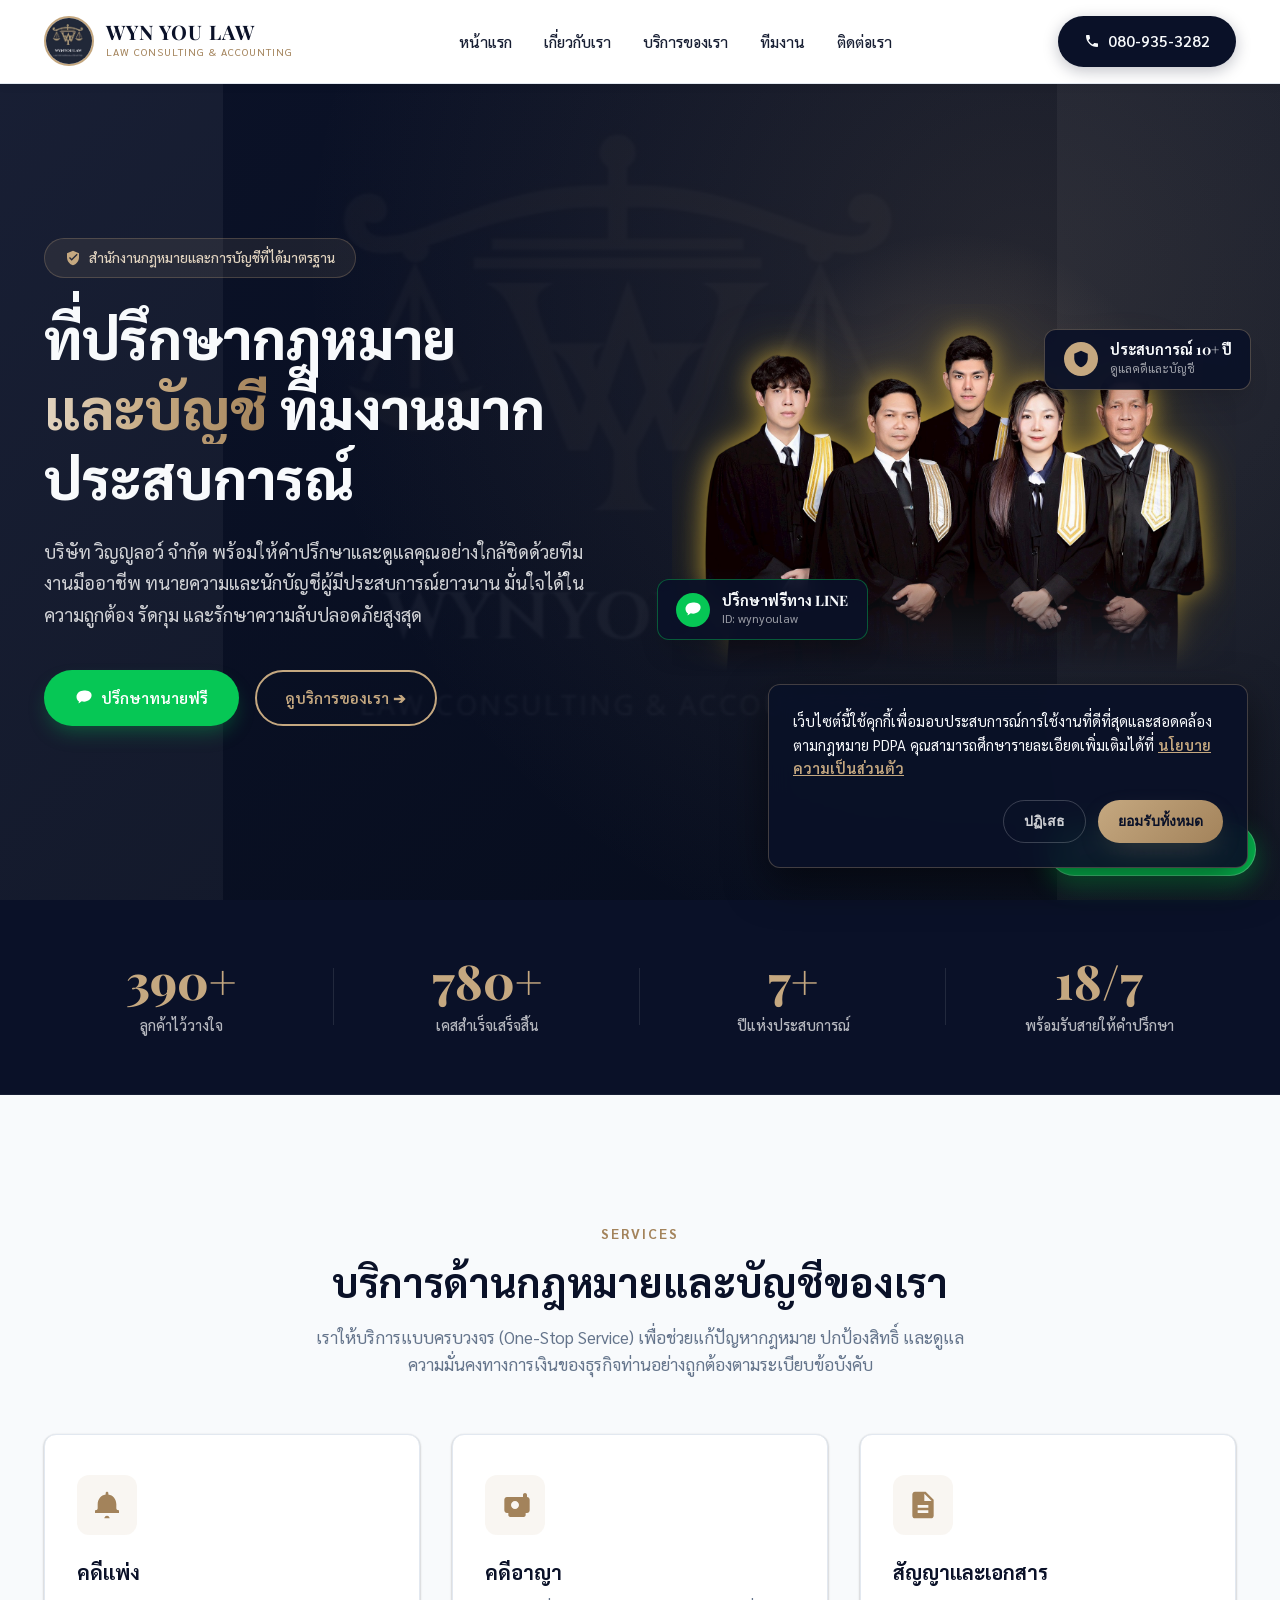
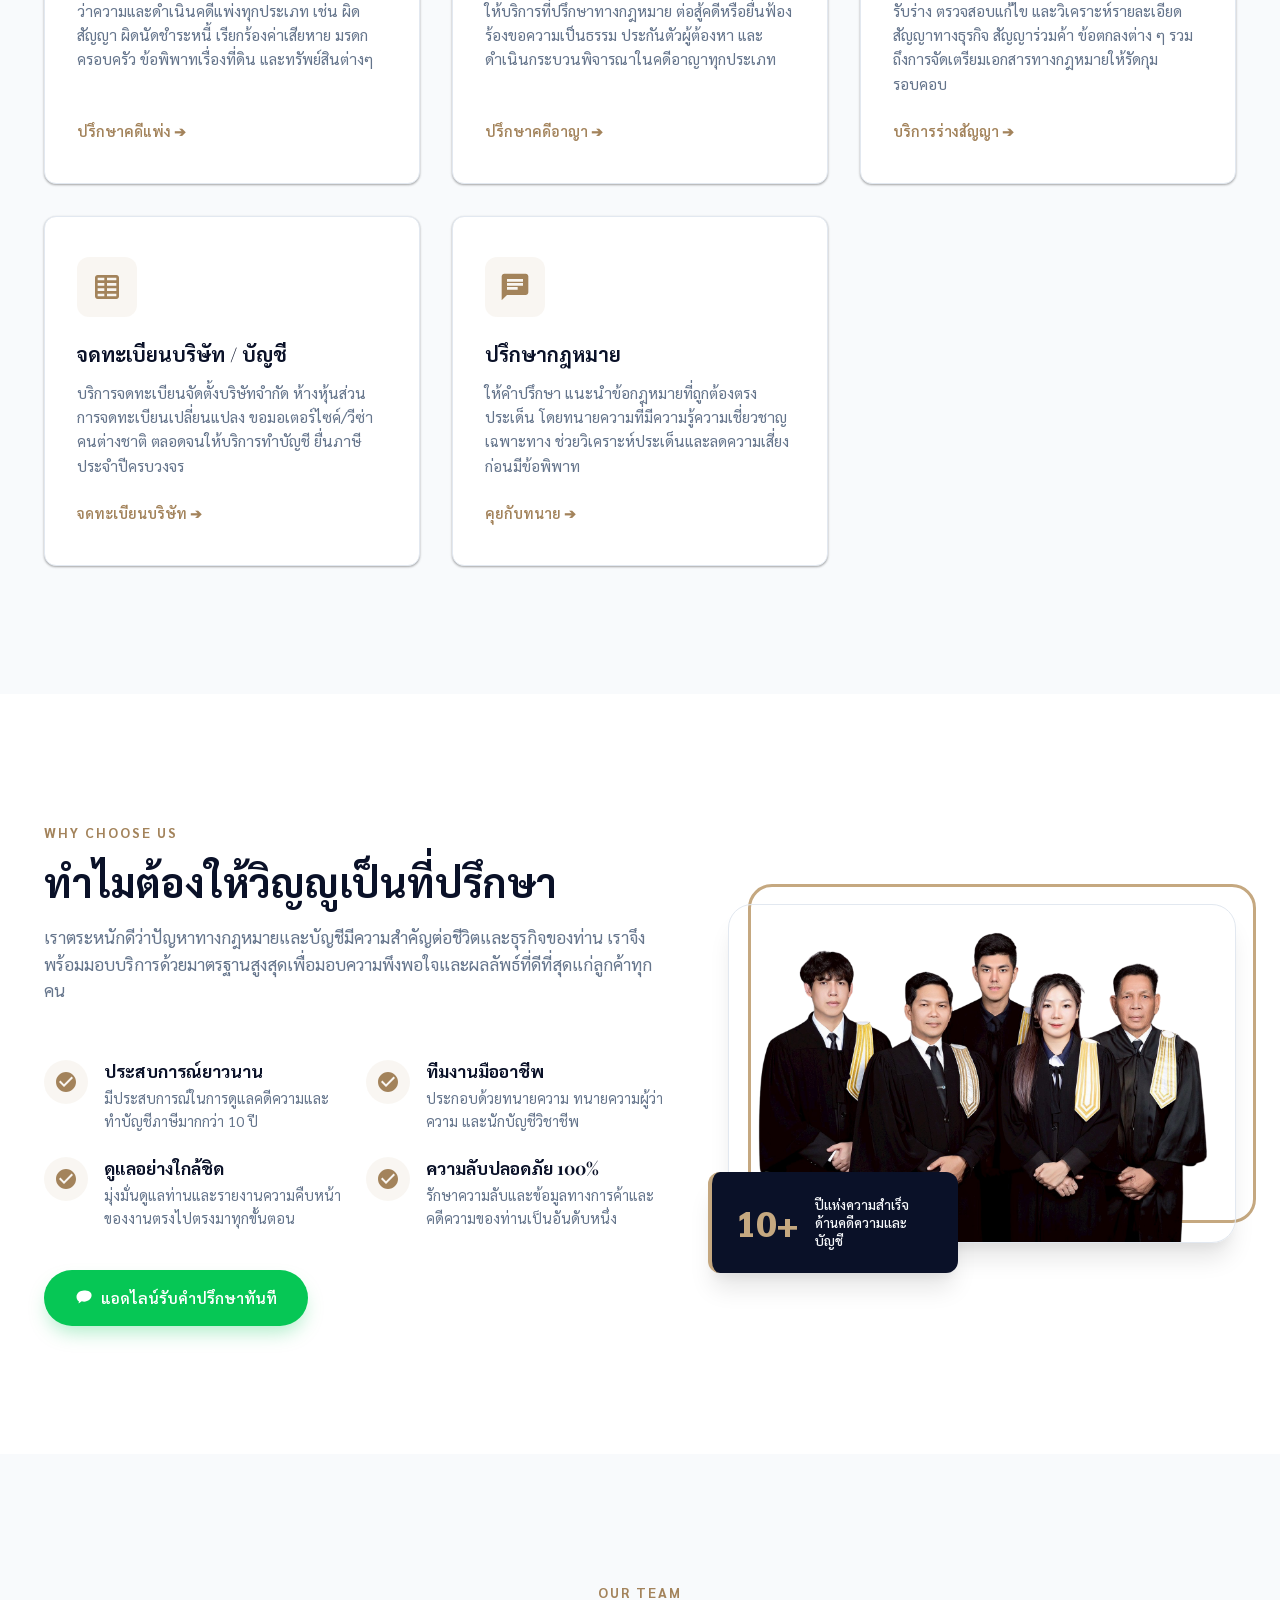
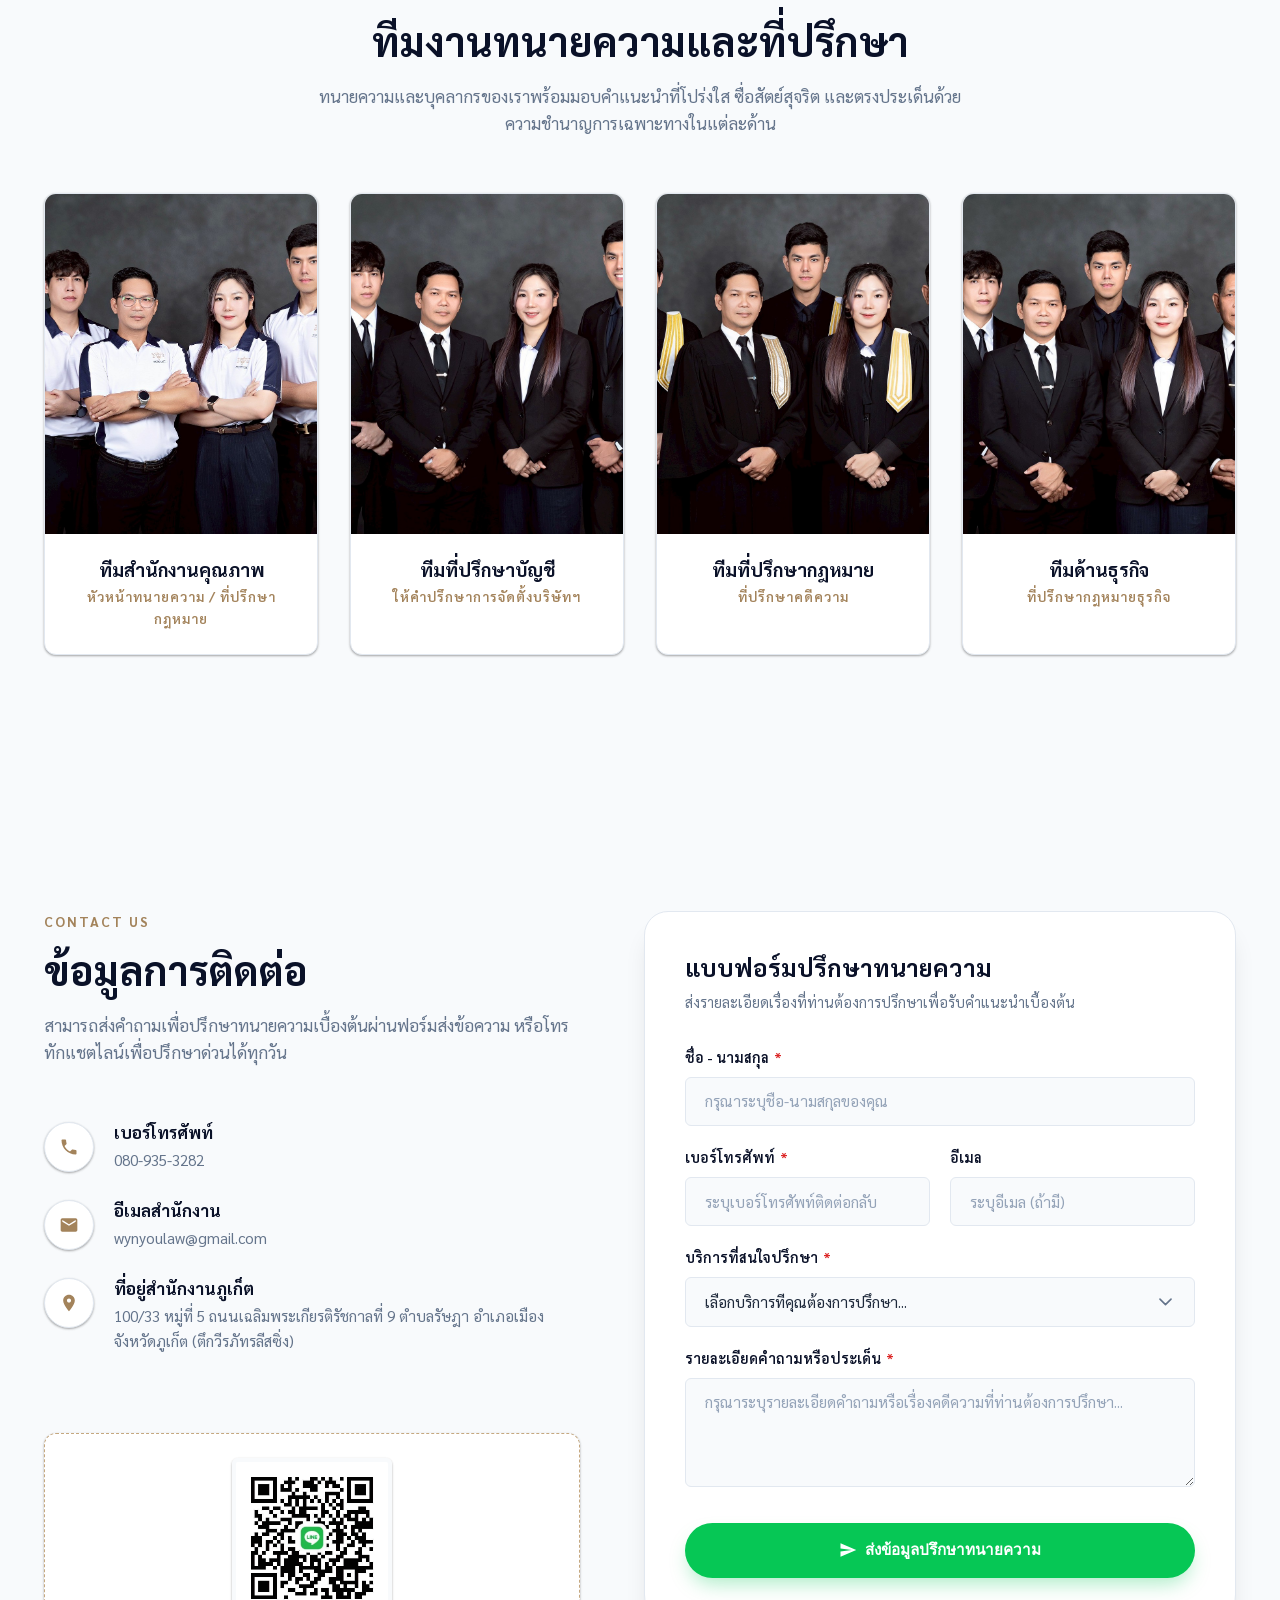
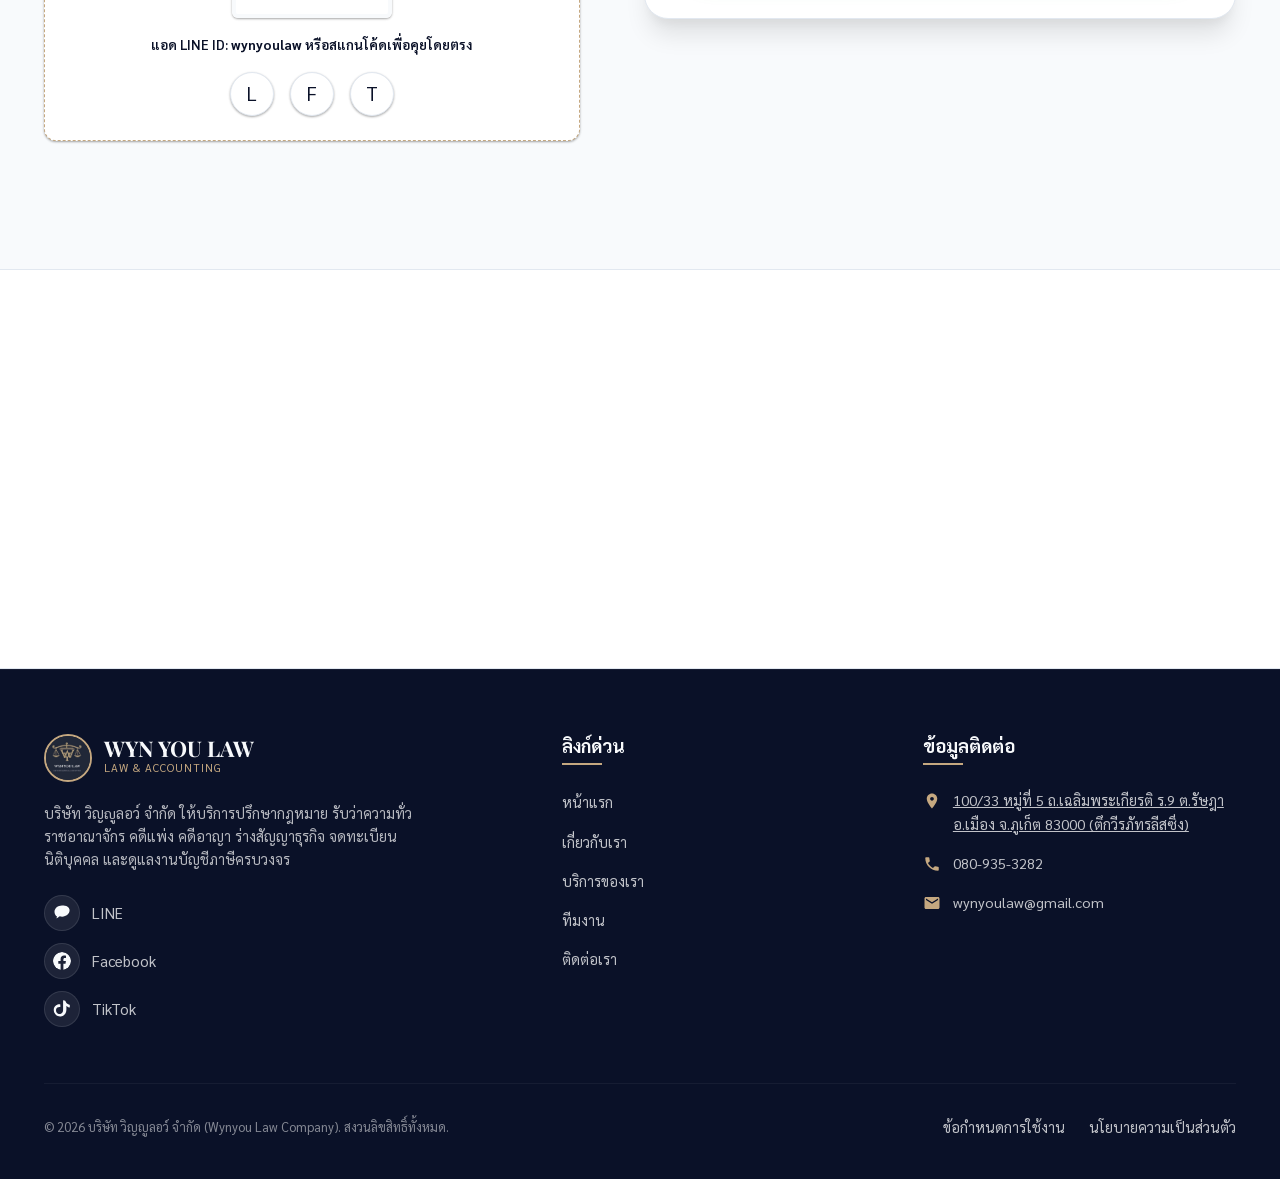
<file: index.html>
<!DOCTYPE html>
<html lang="th">

<head>
  <meta charset="UTF-8">
  <meta name="viewport" content="width=device-width, initial-scale=1.0">
  <title>บริษัท วิญญูลอว์ จำกัด (WYN YOU LAW) | ที่ปรึกษากฎหมายและบัญชี ภูเก็ต</title>

  <!-- SEO Meta Tags -->
  <meta name="description"
    content="บริษัท วิญญูลอว์ จำกัด (WYN YOU LAW) สำนักงานกฎหมายและบัญชี จ.ภูเก็ต ให้บริการว่าความ คดีแพ่ง คดีอาญา ร่างและตรวจสอบสัญญา จดทะเบียนบริษัท วางระบบบัญชีภาษีครบวงจร โดยทีมงานทนายความและนักบัญชีมืออาชีพ ปรึกษาฟรี!">
  <meta name="keywords"
    content="วิญญูลอว์, ทนายความภูเก็ต, สำนักงานกฎหมายภูเก็ต, จดทะเบียนบริษัทภูเก็ต, ทำบัญชีภูเก็ต, คดีแพ่ง, คดีอาญา, ปรึกษากฎหมาย, Wynyou Law">
  <meta name="author" content="Wynyou Law Company">
  <meta name="google-site-verification" content="YKbY6W5oZ8wWSmc5QUbdsCfqd-1bBu9i7LST5V8gDTc">

  <!-- Open Graph / Facebook -->
  <meta property="og:type" content="website">
  <meta property="og:url" content="https://wynyou-law.com/">
  <meta property="og:title" content="บริษัท วิญญูลอว์ จำกัด (WYN YOU LAW) | ที่ปรึกษากฎหมายและบัญชี ภูเก็ต">
  <meta property="og:description"
    content="สำนักงานกฎหมายและบัญชี จ.ภูเก็ต ให้บริการว่าความ คดีแพ่ง คดีอาญา ร่างตรวจสอบสัญญา จดทะเบียนบริษัท ทำบัญชีภาษี ปรึกษาฟรี">
  <meta property="og:image" content="images/teams1.png">

  <!-- Twitter -->
  <meta property="twitter:card" content="summary_large_image">
  <meta property="twitter:url" content="https://wynyou-law.com/">
  <meta property="twitter:title" content="บริษัท วิญญูลอว์ จำกัด (WYN YOU LAW) | ที่ปรึกษากฎหมายและบัญชี ภูเก็ต">
  <meta property="twitter:description"
    content="สำนักงานกฎหมายและบัญชี จ.ภูเก็ต ให้บริการว่าความ คดีแพ่ง คดีอาญา ร่างตรวจสอบสัญญา จดทะเบียนบริษัท ทำบัญชีภาษี ปรึกษาฟรี">
  <meta property="twitter:image" content="images/teams1.png">

  <!-- JSON-LD Structured Data for Local Business SEO -->
  <script type="application/ld+json">
  {
    "@context": "https://schema.org",
    "@type": "LegalService",
    "name": "บริษัท วิญญูลอว์ จำกัด (WYN YOU LAW)",
    "alternateName": "Wynyou Law Company",
    "image": "https://wynyou-law.com/images/logo.jpg",
    "logo": "https://wynyou-law.com/images/logo.jpg",
    "url": "https://wynyou-law.com/",
    "telephone": "+66-80-935-3282",
    "email": "wynyoulaw@gmail.com",
    "priceRange": "$$",
    "address": {
      "@type": "PostalAddress",
      "streetAddress": "100/33 หมู่ที่ 5 ถนนเฉลิมพระเกียรติ ร.9 ตำบลรัษฎา อำเภอเมือง",
      "addressLocality": "ภูเก็ต",
      "postalCode": "83000",
      "addressCountry": "TH"
    },
    "geo": {
      "@type": "GeoCoordinates",
      "latitude": "7.9149021",
      "longitude": "98.3963442"
    },
    "openingHoursSpecification": {
      "@type": "OpeningHoursSpecification",
      "dayOfWeek": [
        "Monday",
        "Tuesday",
        "Wednesday",
        "Thursday",
        "Friday",
        "Saturday",
        "Sunday"
      ],
      "opens": "00:00",
      "closes": "23:59"
    },
    "sameAs": [
      "https://www.facebook.com/share/18h4N81bjC/",
      "https://www.tiktok.com/@wynyoulaw_"
    ]
  }
  </script>

  <!-- Favicon -->
  <link rel="icon" href="images/logo.jpg" type="image/jpeg">

  <!-- CSS Stylesheet -->
  <link rel="stylesheet" href="css/style.css">
</head>

<body>

  <!-- ==========================================
       HEADER & NAVIGATION
       ========================================== -->
  <header class="header" id="top-header">
    <div class="container">
      <nav class="header__nav" aria-label="Main Navigation">
        <a href="#top-header" class="header__logo" id="nav-logo-link">
          <img src="images/logo.jpg" alt="WYN YOU LAW Logo" class="header__logo-img">
          <div class="header__brand">
            <h2 class="header__brand-name">WYN YOU LAW</h2>
            <p class="header__brand-sub">LAW CONSULTING & ACCOUNTING</p>
          </div>
        </a>

        <!-- Desktop Navigation Menu -->
        <ul class="header__menu">
          <li><a href="#top-header" class="header__link header__link--active" id="link-home">หน้าแรก</a></li>
          <li><a href="#about" class="header__link" id="link-about">เกี่ยวกับเรา</a></li>
          <li><a href="#services" class="header__link" id="link-services">บริการของเรา</a></li>
          <li><a href="#team" class="header__link" id="link-team">ทีมงาน</a></li>
          <li><a href="#contact" class="header__link" id="link-contact">ติดต่อเรา</a></li>
        </ul>

        <!-- Desktop Call to Action Button -->
        <div class="header__cta">
          <a href="tel:080-935-3282" class="btn btn--phone" id="btn-header-consult">
            <svg width="16" height="16" fill="currentColor" viewBox="0 0 24 24" xmlns="http://www.w3.org/2000/svg">
              <path d="M6.62 10.79c1.44 2.83 3.76 5.14 6.59 6.59l2.2-2.2c.27-.27.67-.36 1.02-.24 1.12.37 2.33.57 3.57.57.55 0 1 .45 1 1V20c0 .55-.45 1-1 1-9.39 0-17-7.61-17-17 0-.55.45-1 1-1h3.5c.55 0 1 .45 1 1 0 1.25.2 2.45.57 3.57.11.35.03.74-.25 1.02l-2.2 2.2z"/>
            </svg>
            080-935-3282
          </a>
        </div>

        <!-- Burger Toggle for Mobile -->
        <button class="header__burger" aria-label="Toggle Navigation Menu" aria-expanded="false"
          id="burger-menu-toggle">
          <span></span>
          <span></span>
          <span></span>
        </button>
      </nav>
    </div>
  </header>

  <!-- Mobile Sidebar Drawer -->
  <div class="sidebar" id="mobile-sidebar">
    <ul class="sidebar__menu">
      <li><a href="#top-header" class="sidebar__link sidebar__link--active" id="mob-link-home">หน้าแรก</a></li>
      <li><a href="#about" class="sidebar__link" id="mob-link-about">เกี่ยวกับเรา</a></li>
      <li><a href="#services" class="sidebar__link" id="mob-link-services">บริการของเรา</a></li>
      <li><a href="#team" class="sidebar__link" id="mob-link-team">ทีมงาน</a></li>
      <li><a href="#contact" class="sidebar__link" id="mob-link-contact">ติดต่อเรา</a></li>
    </ul>
    <a href="https://line.me/ti/p/6KD_pWmbr4" target="_blank" rel="noopener noreferrer" class="btn btn--line btn--full"
      id="btn-sidebar-consult">
      <svg width="18" height="18" fill="currentColor" viewBox="0 0 24 24" xmlns="http://www.w3.org/2000/svg">
        <path
          d="M12 2C6.48 2 2 5.82 2 10.5c0 2.5 1.28 4.73 3.33 6.13-.15.53-.55 1.93-.63 2.23-.1.35.08.35.38.2.25-.13 2.8-1.85 3.92-2.6 1 .27 2.05.42 3.12.42 5.52 0 10-3.82 10-8.5S17.52 2 12 2z" />
      </svg>
      ปรึกษาฟรีผ่าน LINE
    </a>
  </div>

  <main>
    <!-- ==========================================
         HERO SECTION
         ========================================== -->
    <section class="hero" id="home">
      <div class="container">
        <div class="hero__grid">
          <div class="hero__content">
            <div class="hero__badge">
              <svg width="16" height="16" fill="currentColor" viewBox="0 0 24 24" xmlns="http://www.w3.org/2000/svg">
                <path
                  d="M12 1L3 5v6c0 5.55 3.84 10.74 9 12 5.16-1.26 9-6.45 9-12V5l-9-4zm-2 15l-4-4 1.41-1.41L10 13.17l7.59-7.59L19 7l-9 9z" />
              </svg>
              สำนักงานกฎหมายและการบัญชีที่ได้มาตรฐาน
            </div>
            <h1 class="hero__title">
              ที่ปรึกษากฎหมาย <br>
              <span>และบัญชี</span> ทีมงานมากประสบการณ์
            </h1>
            <p class="hero__desc">
              บริษัท วิญญูลอว์ จำกัด พร้อมให้คำปรึกษาและดูแลคุณอย่างใกล้ชิดด้วยทีมงานมืออาชีพ
              ทนายความและนักบัญชีผู้มีประสบการณ์ยาวนาน มั่นใจได้ในความถูกต้อง รัดกุม และรักษาความลับปลอดภัยสูงสุด
            </p>
            <div class="hero__actions">
              <a href="https://line.me/ti/p/6KD_pWmbr4" target="_blank" rel="noopener noreferrer" class="btn btn--line"
                id="cta-hero-consult">
                <svg width="18" height="18" fill="currentColor" viewBox="0 0 24 24" xmlns="http://www.w3.org/2000/svg">
                  <path
                    d="M12 2C6.48 2 2 5.82 2 10.5c0 2.5 1.28 4.73 3.33 6.13-.15.53-.55 1.93-.63 2.23-.1.35.08.35.38.2.25-.13 2.8-1.85 3.92-2.6 1 .27 2.05.42 3.12.42 5.52 0 10-3.82 10-8.5S17.52 2 12 2z" />
                </svg>
                ปรึกษาทนายฟรี
              </a>
              <a href="#services" class="btn btn--secondary" id="cta-hero-services">
                ดูบริการของเรา ➔
              </a>
            </div>
          </div>

          <!-- Hero Image Portrait Area (Group Cutout - Half Body) -->
          <div class="hero__image-container">
            <div class="hero__portrait-wrapper">
              <div class="hero__portrait-bg"></div>
              <img src="images/teams1.png" alt="ทีมงานทนายความ บริษัท วิญญูลอว์ จำกัด" class="hero__portrait-img">

              <!-- Floating LINE Badge -->
              <a href="https://line.me/ti/p/6KD_pWmbr4" target="_blank" rel="noopener noreferrer"
                class="hero__floating-badge hero__floating-badge--line">
                <div class="hero__floating-badge-icon">
                  <svg width="18" height="18" fill="currentColor" viewBox="0 0 24 24"
                    xmlns="http://www.w3.org/2000/svg">
                    <path
                      d="M12 2C6.48 2 2 5.82 2 10.5c0 2.5 1.28 4.73 3.33 6.13-.15.53-.55 1.93-.63 2.23-.1.35.08.35.38.2.25-.13 2.8-1.85 3.92-2.6 1 .27 2.05.42 3.12.42 5.52 0 10-3.82 10-8.5S17.52 2 12 2z" />
                  </svg>
                </div>
                <div class="hero__floating-badge-text">
                  <h4>ปรึกษาฟรีทาง LINE</h4>
                  <p>ID: wynyoulaw</p>
                </div>
              </a>

              <!-- Floating Experience Badge -->
              <div class="hero__floating-badge hero__floating-badge--experience">
                <div class="hero__floating-badge-icon-gold">
                  <svg width="18" height="18" fill="currentColor" viewBox="0 0 24 24"
                    xmlns="http://www.w3.org/2000/svg">
                    <path d="M12 1L3 5v6c0 5.55 3.84 10.74 9 12 5.16-1.26 9-6.45 9-12V5l-9-4z" />
                  </svg>
                </div>
                <div class="hero__floating-badge-text">
                  <h4>ประสบการณ์ 10+ ปี</h4>
                  <p>ดูแลคดีและบัญชี</p>
                </div>
              </div>
            </div>
          </div>
        </div>
      </div>
    </section>

    <!-- ==========================================
         TRUST INDICATORS SECTION
         ========================================== -->
    <section class="stats" aria-label="Trust Statistics">
      <div class="container">
        <div class="stats__grid">
          <div class="stats__item">
            <span class="stats__number" data-target="500" data-suffix="+">0</span>
            <span class="stats__label">ลูกค้าไว้วางใจ</span>
          </div>
          <div class="stats__item">
            <span class="stats__number" data-target="1000" data-suffix="+">0</span>
            <span class="stats__label">เคสสำเร็จเสร็จสิ้น</span>
          </div>
          <div class="stats__item">
            <span class="stats__number" data-target="10" data-suffix="+">0</span>
            <span class="stats__label">ปีแห่งประสบการณ์</span>
          </div>
          <div class="stats__item">
            <span class="stats__number" data-target="24" data-suffix="/7">0</span>
            <span class="stats__label">พร้อมรับสายให้คำปรึกษา</span>
          </div>
        </div>
      </div>
    </section>

    <!-- ==========================================
         SERVICES SECTION
         ========================================== -->
    <section class="services section" id="services">
      <div class="container">
        <div class="center-text">
          <span class="section-tag">SERVICES</span>
          <h2 class="section-title">บริการด้านกฎหมายและบัญชีของเรา</h2>
          <p class="section-desc">
            เราให้บริการแบบครบวงจร (One-Stop Service) เพื่อช่วยแก้ปัญหากฎหมาย ปกป้องสิทธิ์
            และดูแลความมั่นคงทางการเงินของธุรกิจท่านอย่างถูกต้องตามระเบียบข้อบังคับ
          </p>
        </div>

        <div class="services__grid reveal-grid">
          <!-- Service 1: Civil Law -->
          <article class="service-card" id="service-civil">
            <div class="service-card__icon">
              <svg width="32" height="32" fill="currentColor" viewBox="0 0 24 24" xmlns="http://www.w3.org/2000/svg">
                <path
                  d="M12 2c-.55 0-1 .45-1 1v1.17C7.45 4.67 5 7.78 5 11.5v3c0 .83-.67 1.5-1.5 1.5H3v2h18v-2h-.5c-.83 0-1.5-.67-1.5-1.5v-3c0-3.72-2.45-6.83-6-7.33V3c0-.55-.45-1-1-1zm0 18c-1.1 0-2 .9-2 2h4c0-1.1-.9-2-2-2z" />
              </svg>
            </div>
            <h3 class="service-card__title">คดีแพ่ง</h3>
            <p class="service-card__desc">
              ว่าความและดำเนินคดีแพ่งทุกประเภท เช่น ผิดสัญญา ผิดนัดชำระหนี้ เรียกร้องค่าเสียหาย มรดก ครอบครัว
              ข้อพิพาทเรื่องที่ดิน และทรัพย์สินต่างๆ
            </p>
            <a href="https://line.me/ti/p/6KD_pWmbr4" target="_blank" rel="noopener noreferrer"
              class="service-card__link" id="link-service-civil-consult">ปรึกษาคดีแพ่ง ➔</a>
          </article>

          <!-- Service 2: Criminal Law -->
          <article class="service-card" id="service-criminal">
            <div class="service-card__icon">
              <svg width="32" height="32" fill="currentColor" viewBox="0 0 24 24" xmlns="http://www.w3.org/2000/svg">
                <path
                  d="M19.5 3c-.83 0-1.5.67-1.5 1.5V6H6c-1.1 0-2 .9-2 2v8c0 1.1.9 2 2 2h1v1.5c0 .83.67 1.5 1.5 1.5h10c.83 0 1.5-.67 1.5-1.5V18h1c1.1 0 2-.9 2-2V8c0-1.1-.9-2-2-2V4.5c0-.83-.67-1.5-1.5-1.5zM12 15c-1.66 0-3-1.34-3-3s1.34-3 3-3 3 1.34 3 3-1.34 3-3 3z" />
              </svg>
            </div>
            <h3 class="service-card__title">คดีอาญา</h3>
            <p class="service-card__desc">
              ให้บริการที่ปรึกษาทางกฎหมาย ต่อสู้คดีหรือยื่นฟ้อง ร้องขอความเป็นธรรม ประกันตัวผู้ต้องหา
              และดำเนินกระบวนพิจารณาในคดีอาญาทุกประเภท
            </p>
            <a href="https://line.me/ti/p/6KD_pWmbr4" target="_blank" rel="noopener noreferrer"
              class="service-card__link" id="link-service-criminal-consult">ปรึกษาคดีอาญา ➔</a>
          </article>

          <!-- Service 3: Contracts & Documents -->
          <article class="service-card" id="service-contracts">
            <div class="service-card__icon">
              <svg width="32" height="32" fill="currentColor" viewBox="0 0 24 24" xmlns="http://www.w3.org/2000/svg">
                <path
                  d="M14 2H6c-1.1 0-1.99.9-1.99 2L4 20c0 1.1.89 2 1.99 2H18c1.1 0 2-.9 2-2V8l-6-6zm2 16H8v-2h8v2zm0-4H8v-2h8v2zm-3-5V3.5L18.5 9H13z" />
              </svg>
            </div>
            <h3 class="service-card__title">สัญญาและเอกสาร</h3>
            <p class="service-card__desc">
              รับร่าง ตรวจสอบแก้ไข และวิเคราะห์รายละเอียดสัญญาทางธุรกิจ สัญญาร่วมค้า ข้อตกลงต่าง ๆ
              รวมถึงการจัดเตรียมเอกสารทางกฎหมายให้รัดกุมรอบคอบ
            </p>
            <a href="https://line.me/ti/p/6KD_pWmbr4" target="_blank" rel="noopener noreferrer"
              class="service-card__link" id="link-service-contracts-consult">บริการร่างสัญญา ➔</a>
          </article>

          <!-- Service 4: Company Registration & Accounting -->
          <article class="service-card" id="service-business">
            <div class="service-card__icon">
              <svg width="32" height="32" fill="currentColor" viewBox="0 0 24 24" xmlns="http://www.w3.org/2000/svg">
                <path
                  d="M19 3H5c-1.1 0-2 .9-2 2v14c0 1.1.9 2 2 2h14c1.1 0 2-.9 2-2V5c0-1.1-.9-2-2-2zm-7 2h7v2h-7V5zm0 4h7v2h-7V9zm-2 10H5v-2h5v2zm0-4H5v-2h5v2zm0-4H5V9h5v2zm0-4H5V5h5v2zm9 12h-7v-2h7v2zm0-4h-7v-2h7v2z" />
              </svg>
            </div>
            <h3 class="service-card__title">จดทะเบียนบริษัท / บัญชี</h3>
            <p class="service-card__desc">
              บริการจดทะเบียนจัดตั้งบริษัทจำกัด ห้างหุ้นส่วน การจดทะเบียนเปลี่ยนแปลง ขอมอเตอร์ไซค์/วีซ่าคนต่างชาติ
              ตลอดจนให้บริการทำบัญชี ยื่นภาษีประจำปีครบวงจร
            </p>
            <a href="https://line.me/ti/p/6KD_pWmbr4" target="_blank" rel="noopener noreferrer"
              class="service-card__link" id="link-service-business-consult">จดทะเบียนบริษัท ➔</a>
          </article>

          <!-- Service 5: General Consultation -->
          <article class="service-card" id="service-consultation">
            <div class="service-card__icon">
              <svg width="32" height="32" fill="currentColor" viewBox="0 0 24 24" xmlns="http://www.w3.org/2000/svg">
                <path
                  d="M20 2H4c-1.1 0-1.99.9-1.99 2L2 22l4-4h14c1.1 0 2-.9 2-2V4c0-1.1-.9-2-2-2zM6 9h12v2H6V9zm8 5H6v-2h8v2zm4-6H6V6h12v2z" />
              </svg>
            </div>
            <h3 class="service-card__title">ปรึกษากฎหมาย</h3>
            <p class="service-card__desc">
              ให้คำปรึกษา แนะนำข้อกฎหมายที่ถูกต้องตรงประเด็น โดยทนายความที่มีความรู้ความเชี่ยวชาญเฉพาะทาง
              ช่วยวิเคราะห์ประเด็นและลดความเสี่ยงก่อนมีข้อพิพาท
            </p>
            <a href="https://line.me/ti/p/6KD_pWmbr4" target="_blank" rel="noopener noreferrer"
              class="service-card__link" id="link-service-consult-consult">คุยกับทนาย ➔</a>
          </article>
        </div>
      </div>
    </section>

    <!-- ==========================================
         WHY CHOOSE US SECTION
         ========================================== -->
    <section class="why-choose section" id="about">
      <div class="container">
        <div class="why-choose__grid">
          <div class="why-choose__content reveal">
            <span class="section-tag">WHY CHOOSE US</span>
            <h2 class="section-title">ทำไมต้องให้วิญญูเป็นที่ปรึกษา</h2>
            <p class="section-desc">
              เราตระหนักดีว่าปัญหาทางกฎหมายและบัญชีมีความสำคัญต่อชีวิตและธุรกิจของท่าน
              เราจึงพร้อมมอบบริการด้วยมาตรฐานสูงสุดเพื่อมอบความพึงพอใจและผลลัพธ์ที่ดีที่สุดแก่ลูกค้าทุกคน
            </p>

            <div class="why-choose__list">
              <div class="why-choose__item">
                <div class="why-choose__icon">
                  <svg width="24" height="24" fill="currentColor" viewBox="0 0 24 24"
                    xmlns="http://www.w3.org/2000/svg">
                    <path
                      d="M12 2C6.48 2 2 6.48 2 12s4.48 10 10 10 10-4.48 10-10S17.52 2 12 2zm-2 15l-5-5 1.41-1.41L10 14.17l7.59-7.59L19 8l-9 9z" />
                  </svg>
                </div>
                <div>
                  <h4 class="why-choose__item-title">ประสบการณ์ยาวนาน</h4>
                  <p class="why-choose__item-desc">มีประสบการณ์ในการดูแลคดีความและทำบัญชีภาษีมากกว่า 10 ปี</p>
                </div>
              </div>

              <div class="why-choose__item">
                <div class="why-choose__icon">
                  <svg width="24" height="24" fill="currentColor" viewBox="0 0 24 24"
                    xmlns="http://www.w3.org/2000/svg">
                    <path
                      d="M12 2C6.48 2 2 6.48 2 12s4.48 10 10 10 10-4.48 10-10S17.52 2 12 2zm-2 15l-5-5 1.41-1.41L10 14.17l7.59-7.59L19 8l-9 9z" />
                  </svg>
                </div>
                <div>
                  <h4 class="why-choose__item-title">ทีมงานมืออาชีพ</h4>
                  <p class="why-choose__item-desc">ประกอบด้วยทนายความ ทนายความผู้ว่าความ และนักบัญชีวิชาชีพ</p>
                </div>
              </div>

              <div class="why-choose__item">
                <div class="why-choose__icon">
                  <svg width="24" height="24" fill="currentColor" viewBox="0 0 24 24"
                    xmlns="http://www.w3.org/2000/svg">
                    <path
                      d="M12 2C6.48 2 2 6.48 2 12s4.48 10 10 10 10-4.48 10-10S17.52 2 12 2zm-2 15l-5-5 1.41-1.41L10 14.17l7.59-7.59L19 8l-9 9z" />
                  </svg>
                </div>
                <div>
                  <h4 class="why-choose__item-title">ดูแลอย่างใกล้ชิด</h4>
                  <p class="why-choose__item-desc">มุ่งมั่นดูแลท่านและรายงานความคืบหน้าของงานตรงไปตรงมาทุกขั้นตอน</p>
                </div>
              </div>

              <div class="why-choose__item">
                <div class="why-choose__icon">
                  <svg width="24" height="24" fill="currentColor" viewBox="0 0 24 24"
                    xmlns="http://www.w3.org/2000/svg">
                    <path
                      d="M12 2C6.48 2 2 6.48 2 12s4.48 10 10 10 10-4.48 10-10S17.52 2 12 2zm-2 15l-5-5 1.41-1.41L10 14.17l7.59-7.59L19 8l-9 9z" />
                  </svg>
                </div>
                <div>
                  <h4 class="why-choose__item-title">ความลับปลอดภัย 100%</h4>
                  <p class="why-choose__item-desc">รักษาความลับและข้อมูลทางการค้าและคดีความของท่านเป็นอันดับหนึ่ง</p>
                </div>
              </div>
            </div>

            <div style="margin-top: 2.5rem;">
              <a href="https://line.me/ti/p/6KD_pWmbr4" target="_blank" rel="noopener noreferrer" class="btn btn--line"
                id="btn-why-choose-line">
                <svg width="18" height="18" fill="currentColor" viewBox="0 0 24 24" xmlns="http://www.w3.org/2000/svg">
                  <path
                    d="M12 2C6.48 2 2 5.82 2 10.5c0 2.5 1.28 4.73 3.33 6.13-.15.53-.55 1.93-.63 2.23-.1.35.08.35.38.2.25-.13 2.8-1.85 3.92-2.6 1 .27 2.05.42 3.12.42 5.52 0 10-3.82 10-8.5S17.52 2 12 2z" />
                </svg>
                แอดไลน์รับคำปรึกษาทันที
              </a>
            </div>
          </div>

          <!-- Why Choose Us Image (Group Photo) -->
          <div class="why-choose__img-wrapper reveal">
            <img src="images/teams1.png" alt="คณะทำงานทนายความ บริษัท วิญญูลอว์ จำกัด" class="why-choose__img">
            <div class="why-choose__img-frame"></div>
            <div class="why-choose__floating-box">
              <span class="why-choose__floating-number">10+</span>
              <span class="why-choose__floating-text">ปีแห่งความสำเร็จ<br>ด้านคดีความและบัญชี</span>
            </div>
          </div>
        </div>
      </div>
    </section>

    <!-- ==========================================
         TEAM SECTION (Filtered to 4 Main Members)
         ========================================== -->
    <section class="team section" id="team">
      <div class="container">
        <div class="center-text">
          <span class="section-tag">OUR TEAM</span>
          <h2 class="section-title">ทีมงานทนายความและที่ปรึกษา</h2>
          <p class="section-desc">
            ทนายความและบุคลากรของเราพร้อมมอบคำแนะนำที่โปร่งใส ซื่อสัตย์สุจริต
            และตรงประเด็นด้วยความชำนาญการเฉพาะทางในแต่ละด้าน
          </p>
        </div>

        <div class="team__grid team__grid--4 reveal-grid">
          <!-- Member 1: Sarawut -->
          <article class="team-card" id="team-member-1">
            <div class="team-card__img-container">
              <img src="images/teams01.jpg" alt="ทนายศราวุฒิ" class="team-card__img">
              <div class="team-card__overlay">
                <div class="team-card__socials">
                  <a href="https://line.me/ti/p/6KD_pWmbr4" target="_blank" class="team-card__social-link"
                    aria-label="Line ทนายศราวุฒิ">L</a>
                  <a href="tel:080-935-3282" class="team-card__social-link" aria-label="เบอร์โทร ทนายศราวุฒิ">P</a>
                </div>
              </div>
            </div>
            <div class="team-card__info">
              <h3 class="team-card__name">ทีมสำนักงานคุณภาพ</h3>
              <p class="team-card__role">หัวหน้าทนายความ / ที่ปรึกษากฎหมาย</p>
            </div>
          </article>

          <!-- Member 2: Kamonwan -->
          <article class="team-card" id="team-member-2">
            <div class="team-card__img-container">
              <img src="images/teams02.jpg" alt="ทนายกมลวรรณ" class="team-card__img">
              <div class="team-card__overlay">
                <div class="team-card__socials">
                  <a href="https://line.me/ti/p/6KD_pWmbr4" target="_blank" class="team-card__social-link"
                    aria-label="Line ทนายกมลวรรณ">L</a>
                </div>
              </div>
            </div>
            <div class="team-card__info">
              <h3 class="team-card__name">ทีมที่ปรึกษาบัญชี</h3>
              <p class="team-card__role">ให้คำปรึกษาการจัดตั้งบริษัทฯ</p>
            </div>
          </article>

          <!-- Member 3: Panupong -->
          <article class="team-card" id="team-member-3">
            <div class="team-card__img-container">
              <img src="images/teams03.jpg" alt="ทนายภาณุพงศ์" class="team-card__img">
              <div class="team-card__overlay">
                <div class="team-card__socials">
                  <a href="https://line.me/ti/p/6KD_pWmbr4" target="_blank" class="team-card__social-link"
                    aria-label="Line ทนายภาณุพงศ์">L</a>
                </div>
              </div>
            </div>
            <div class="team-card__info">
              <h3 class="team-card__name">ทีมที่ปรึกษากฎหมาย</h3>
              <p class="team-card__role">ที่ปรึกษาคดีความ</p>
            </div>
          </article>

          <!-- Member 4: Jiraporn -->
          <article class="team-card" id="team-member-4">
            <div class="team-card__img-container">
              <img src="images/teams04.jpg" alt="ทนายจิราภรณ์" class="team-card__img">
              <div class="team-card__overlay">
                <div class="team-card__socials">
                  <a href="https://line.me/ti/p/6KD_pWmbr4" target="_blank" class="team-card__social-link"
                    aria-label="Line ทนายจิราภรณ์">L</a>
                </div>
              </div>
            </div>
            <div class="team-card__info">
              <h3 class="team-card__name">ทีมด้านธุรกิจ</h3>
              <p class="team-card__role">ที่ปรึกษากฎหมายธุรกิจ</p>
            </div>
          </article>
        </div>
      </div>
    </section>

    <!-- ==========================================
         CONTACT & INQUIRY FORM SECTION (Redesigned)
         ========================================== -->
    <section class="contact section" id="contact">
      <div class="container">
        <div class="contact__grid">
          <!-- Left Column: Details & QR -->
          <div class="contact__info-wrapper reveal">
            <div>
              <div class="contact__header">
                <span class="section-tag">CONTACT US</span>
                <h2 class="section-title">ข้อมูลการติดต่อ</h2>
                <p class="section-desc">
                  สามารถส่งคำถามเพื่อปรึกษาทนายความเบื้องต้นผ่านฟอร์มส่งข้อความ
                  หรือโทรทักแชตไลน์เพื่อปรึกษาด่วนได้ทุกวัน
                </p>
              </div>

              <div class="contact__list">
                <!-- Phone -->
                <div class="contact-item">
                  <div class="contact-item__icon">
                    <svg width="20" height="20" fill="currentColor" viewBox="0 0 24 24"
                      xmlns="http://www.w3.org/2000/svg">
                      <path
                        d="M6.62 10.79c1.44 2.83 3.76 5.14 6.59 6.59l2.2-2.2c.27-.27.67-.36 1.02-.24 1.12.37 2.33.57 3.57.57.55 0 1 .45 1 1V20c0 .55-.45 1-1 1-9.39 0-17-7.61-17-17 0-.55.45-1 1-1h3.5c.55 0 1 .45 1 1 0 1.25.2 2.45.57 3.57.11.35.03.74-.25 1.02l-2.2 2.2z" />
                    </svg>
                  </div>
                  <div>
                    <h4 class="contact-item__title">เบอร์โทรศัพท์</h4>
                    <p class="contact-item__value"><a href="tel:080-935-3282">080-935-3282</a></p>
                  </div>
                </div>

                <!-- Email -->
                <div class="contact-item">
                  <div class="contact-item__icon">
                    <svg width="20" height="20" fill="currentColor" viewBox="0 0 24 24"
                      xmlns="http://www.w3.org/2000/svg">
                      <path
                        d="M20 4H4c-1.1 0-1.99.9-1.99 2L2 18c0 1.1.9 2 2 2h16c1.1 0 2-.9 2-2V6c0-1.1-.9-2-2-2zm0 4l-8 5-8-5V6l8 5 8-5v2z" />
                    </svg>
                  </div>
                  <div>
                    <h4 class="contact-item__title">อีเมลสำนักงาน</h4>
                    <p class="contact-item__value"><a href="mailto:wynyoulaw@gmail.com">wynyoulaw@gmail.com</a></p>
                  </div>
                </div>

                <!-- Address -->
                <div class="contact-item">
                  <div class="contact-item__icon">
                    <svg width="20" height="20" fill="currentColor" viewBox="0 0 24 24"
                      xmlns="http://www.w3.org/2000/svg">
                      <path
                        d="M12 2C8.13 2 5 5.13 5 9c0 5.25 7 13 7 13s7-7.75 7-13c0-3.87-3.13-7-7-7zm0 9.5c-1.38 0-2.5-1.12-2.5-2.5s1.12-2.5 2.5-2.5 2.5 1.12 2.5 2.5-1.12 2.5-2.5 2.5z" />
                    </svg>
                  </div>
                  <div>
                    <h4 class="contact-item__title">ที่อยู่สำนักงานภูเก็ต</h4>
                    <p class="contact-item__value">
                      100/33 หมู่ที่ 5 ถนนเฉลิมพระเกียรติรัชกาลที่ 9 ตำบลรัษฎา อำเภอเมือง จังหวัดภูเก็ต
                      (ตึกวีรภัทรลีสซิ่ง)
                    </p>
                  </div>
                </div>
              </div>
            </div>

            <!-- LINE QR details -->
            <div class="contact__qr-wrapper">
              <img src="images/QR-Code-Line.jpg" alt="LINE QR Code ID wynyoulaw" class="contact__qr-img">
              <p class="contact__qr-text">แอด LINE ID: <strong>wynyoulaw</strong> หรือสแกนโค้ดเพื่อคุยโดยตรง</p>
              <div class="contact__socials" style="margin-top: 1rem;">
                <a href="https://line.me/ti/p/6KD_pWmbr4" target="_blank" rel="noopener noreferrer"
                  class="contact__social-link contact__social-link--line" aria-label="Line" id="link-contact-line">L</a>
                <a href="https://www.facebook.com/share/18h4N81bjC/" target="_blank" rel="noopener noreferrer"
                  class="contact__social-link contact__social-link--facebook" aria-label="Facebook"
                  id="link-contact-facebook">F</a>
                <a href="https://www.tiktok.com/@wynyoulaw_?_r=1&_t=ZS-96u2PxzGVcd" target="_blank"
                  rel="noopener noreferrer" class="contact__social-link contact__social-link--tiktok"
                  aria-label="TikTok" id="link-contact-tiktok">T</a>
              </div>
            </div>
          </div>

          <!-- Right Column: Interactive HTML Form -->
          <div class="contact__card reveal">
            <h3 class="contact__form-title">แบบฟอร์มปรึกษาทนายความ</h3>
            <p class="contact__form-desc">ส่งรายละเอียดเรื่องที่ท่านต้องการปรึกษาเพื่อรับคำแนะนำเบื้องต้น</p>

            <form id="law-consult-form" action="#" method="POST" class="contact__form">
              <div class="form-group">
                <label for="contact-name" class="form-label">ชื่อ - นามสกุล <span class="required">*</span></label>
                <input type="text" id="contact-name" name="name" class="form-control"
                  placeholder="กรุณาระบุชื่อ-นามสกุลของคุณ" required>
              </div>

              <div class="form-row">
                <div class="form-group">
                  <label for="contact-phone" class="form-label">เบอร์โทรศัพท์ <span class="required">*</span></label>
                  <input type="tel" id="contact-phone" name="phone" class="form-control"
                    placeholder="ระบุเบอร์โทรศัพท์ติดต่อกลับ" required>
                </div>
                <div class="form-group">
                  <label for="contact-email" class="form-label">อีเมล</label>
                  <input type="email" id="contact-email" name="email" class="form-control"
                    placeholder="ระบุอีเมล (ถ้ามี)">
                </div>
              </div>

              <div class="form-group">
                <label for="contact-service" class="form-label">บริการที่สนใจปรึกษา <span
                    class="required">*</span></label>
                <select id="contact-service" name="service" class="form-control" required>
                  <option value="" disabled selected>เลือกบริการที่คุณต้องการปรึกษา...</option>
                  <option value="คดีแพ่ง">คดีแพ่ง (หนี้สิน, มรดก, ที่ดิน, ผิดสัญญา)</option>
                  <option value="คดีอาญา">คดีอาญา (ประกันตัว, ยื่นฟ้อง, ต่อสู้คดี)</option>
                  <option value="สัญญาและเอกสาร">ร่าง / ตรวจสอบสัญญาและเอกสารทางกฎหมาย</option>
                  <option value="จดทะเบียนบริษัท / บัญชี">จดทะเบียนบริษัท / ที่ปรึกษาบัญชีและภาษี</option>
                  <option value="ปรึกษากฎหมายทั่วไป">ปรึกษากฎหมายทั่วไป / อื่นๆ</option>
                </select>
              </div>

              <div class="form-group">
                <label for="contact-message" class="form-label">รายละเอียดคำถามหรือประเด็น <span
                    class="required">*</span></label>
                <textarea id="contact-message" name="message" class="form-control" rows="4"
                  placeholder="กรุณาระบุรายละเอียดคำถามหรือเรื่องคดีความที่ท่านต้องการปรึกษา..." required></textarea>
              </div>

              <button type="submit" class="btn btn--line btn--full" id="btn-submit-form" style="margin-top: 1rem;">
                <svg width="18" height="18" fill="currentColor" viewBox="0 0 24 24" xmlns="http://www.w3.org/2000/svg">
                  <path d="M2.01 21L23 12 2.01 3 2 10l15 2-15 2z" />
                </svg>
                ส่งข้อมูลปรึกษาทนายความ
              </button>
            </form>
          </div>
        </div>
      </div>
    </section>

    <!-- ==========================================
         GOOGLE MAPS SECTION (Full Width)
         ========================================== -->
    <section class="maps-section" aria-label="Office Location Map">
      <div class="maps-section__wrapper">
        <iframe
          src="https://www.google.com/maps/embed?pb=!1m18!1m12!1m3!1d3951.8153075215895!2d98.39634421113045!3d7.914902106297316!2m3!1f0!2f0!3f0!3m2!1i1024!2i768!4f13.1!3m3!1m2!1s0x305031bdf7f48e35%3A0xe543fb548c48a739!2zMTAwLzMzIE3DuiA1IENoYWxlcm1waHJha2llYXQgUmF0Y2hha2FuIFNvbmFra2hpbGEgOSwgUmFzYWRhLCBNdWVhbmcgUGh1a2V0LCBQaHVrZXQgODMwMDA!5e0!3m2!1sen!2sth!4v1700000000000!5m2!1sen!2sth"
          class="maps-section__iframe" allowfullscreen="" loading="lazy" referrerpolicy="no-referrer-when-downgrade"
          title="Wynyou Law Google Maps Office Location" id="iframe-google-maps">
        </iframe>
      </div>
    </section>
  </main>

  <!-- ==========================================
       FOOTER SECTION
       ========================================== -->
  <footer class="footer">
    <div class="container">
      <div class="footer__grid">
        <!-- Logo and details -->
        <div>
          <a href="#top-header" class="footer__about-logo" id="footer-logo-link">
            <img src="images/logo.jpg" alt="WYN YOU LAW Logo" class="footer__about-logo-img">
            <div class="footer__brand">
              <h2 class="footer__about-brand-name">WYN YOU LAW</h2>
              <p class="footer__about-brand-sub">Law & Accounting</p>
            </div>
          </a>
          <p class="footer__about-desc">
            บริษัท วิญญูลอว์ จำกัด ให้บริการปรึกษากฎหมาย รับว่าความทั่วราชอาณาจักร คดีแพ่ง คดีอาญา ร่างสัญญาธุรกิจ
            จดทะเบียนนิติบุคคล และดูแลงานบัญชีภาษีครบวงจร
          </p>
          <div class="footer__socials">
            <a href="https://line.me/ti/p/6KD_pWmbr4" target="_blank" rel="noopener noreferrer"
              class="footer__social-link footer__social-link--line">
              <svg class="footer__social-icon" width="20" height="20" fill="currentColor" viewBox="0 0 24 24">
                <path
                  d="M12 2C6.48 2 2 5.82 2 10.5c0 2.5 1.28 4.73 3.33 6.13-.15.53-.55 1.93-.63 2.23-.1.35.08.35.38.2.25-.13 2.8-1.85 3.92-2.6 1 .27 2.05.42 3.12.42 5.52 0 10-3.82 10-8.5S17.52 2 12 2z" />
              </svg>
              <span class="footer__social-text">LINE</span>
            </a>
            <a href="https://www.facebook.com/share/18h4N81bjC/" target="_blank" rel="noopener noreferrer"
              class="footer__social-link footer__social-link--facebook">
              <svg class="footer__social-icon" width="20" height="20" fill="currentColor" viewBox="0 0 24 24">
                <path
                  d="M24 12.073c0-6.627-5.373-12-12-12s-12 5.373-12 12c0 5.99 4.388 10.954 10.125 11.854v-8.385H7.078v-3.47h3.047V9.43c0-3.007 1.792-4.669 4.533-4.669 1.312 0 2.686.235 2.686.235v2.953H15.83c-1.491 0-1.956.925-1.956 1.874v2.25h3.328l-.532 3.47h-2.796v8.385C19.612 23.027 24 18.062 24 12.073z" />
              </svg>
              <span class="footer__social-text">Facebook</span>
            </a>
            <a href="https://www.tiktok.com/@wynyoulaw_?_r=1&_t=ZS-96u2PxzGVcd" target="_blank"
              rel="noopener noreferrer" class="footer__social-link footer__social-link--tiktok">
              <svg class="footer__social-icon" width="20" height="20" fill="currentColor" viewBox="0 0 24 24">
                <path
                  d="M12.525.02c1.31-.02 2.61-.01 3.91-.02.08 1.53.63 3.09 1.75 4.17 1.12 1.11 2.7 1.62 4.24 1.79v4.03c-1.44-.17-2.86-.74-3.94-1.74-.22-.21-.42-.45-.6-.71-.02 1.71.01 3.42-.01 5.12-.04 1.94-.48 3.92-1.55 5.53-1.37 2.11-3.81 3.51-6.32 3.65-2.28.16-4.68-.58-6.36-2.15-2.07-1.87-3.06-4.83-2.61-7.55.43-2.73 2.45-5.11 5.09-5.99 1.17-.4 2.43-.5 3.64-.31V9.4c-1.35-.33-2.85-.09-3.95.74-1.19.86-1.84 2.37-1.78 3.86.06 1.59.88 3.12 2.22 3.93.99.62 2.19.83 3.34.63 1.4-.2 2.67-1.17 3.27-2.46.47-.94.61-2.01.58-3.06V.02z" />
              </svg>
              <span class="footer__social-text">TikTok</span>
            </a>
          </div>
        </div>

        <!-- Quick Links (Articles link removed) -->
        <div>
          <h3 class="footer__title">ลิงก์ด่วน</h3>
          <ul class="footer__links">
            <li><a href="#top-header" class="footer__link" id="footer-link-home">หน้าแรก</a></li>
            <li><a href="#about" class="footer__link" id="footer-link-about">เกี่ยวกับเรา</a></li>
            <li><a href="#services" class="footer__link" id="footer-link-services">บริการของเรา</a></li>
            <li><a href="#team" class="footer__link" id="footer-link-team">ทีมงาน</a></li>
            <li><a href="#contact" class="footer__link" id="footer-link-contact">ติดต่อเรา</a></li>
          </ul>
        </div>

        <!-- Contact details -->
        <div>
          <h3 class="footer__title">ข้อมูลติดต่อ</h3>
          <div class="footer__contact-info">
            <div class="footer__contact-item">
              <svg width="18" height="18" fill="currentColor" viewBox="0 0 24 24">
                <path
                  d="M12 2C8.13 2 5 5.13 5 9c0 5.25 7 13 7 13s7-7.75 7-13c0-3.87-3.13-7-7-7zm0 9.5c-1.38 0-2.5-1.12-2.5-2.5s1.12-2.5 2.5-2.5 2.5 1.12 2.5 2.5-1.12 2.5-2.5 2.5z" />
              </svg>
              <span>
                <a href="https://share.google/b0nrdhWTA70M46Il5" target="_blank" rel="noopener noreferrer"
                  style="text-decoration: underline;">
                  100/33 หมู่ที่ 5 ถ.เฉลิมพระเกียรติ ร.9 ต.รัษฎา อ.เมือง จ.ภูเก็ต 83000 (ตึกวีรภัทรลีสซิ่ง)
                </a>
              </span>
            </div>
            <div class="footer__contact-item">
              <svg width="18" height="18" fill="currentColor" viewBox="0 0 24 24">
                <path
                  d="M6.62 10.79c1.44 2.83 3.76 5.14 6.59 6.59l2.2-2.2c.27-.27.67-.36 1.02-.24 1.12.37 2.33.57 3.57.57.55 0 1 .45 1 1V20c0 .55-.45 1-1 1-9.39 0-17-7.61-17-17 0-.55.45-1 1-1h3.5c.55 0 1 .45 1 1 0 1.25.2 2.45.57 3.57.11.35.03.74-.25 1.02l-2.2 2.2z" />
              </svg>
              <span><a href="tel:080-935-3282">080-935-3282</a></span>
            </div>
            <div class="footer__contact-item">
              <svg width="18" height="18" fill="currentColor" viewBox="0 0 24 24">
                <path
                  d="M20 4H4c-1.1 0-1.99.9-1.99 2L2 18c0 1.1.9 2 2 2h16c1.1 0 2-.9 2-2V6c0-1.1-.9-2-2-2zm0 4l-8 5-8-5V6l8 5 8-5v2z" />
              </svg>
              <span><a href="mailto:wynyoulaw@gmail.com">wynyoulaw@gmail.com</a></span>
            </div>
          </div>
        </div>
      </div>

      <!-- Bottom bar -->
      <div class="footer__bottom">
        <p>&copy; 2026 บริษัท วิญญูลอว์ จำกัด (Wynyou Law Company). สงวนลิขสิทธิ์ทั้งหมด.</p>
        <div class="footer__bottom-links">
          <a href="#about" class="footer__link">ข้อกำหนดการใช้งาน</a>
          <a href="privacy-policy.html" class="footer__link">นโยบายความเป็นส่วนตัว</a>
        </div>
      </div>
    </div>
  </footer>

  <!-- Floating LINE Button for Mobile Devices -->
  <a href="https://line.me/ti/p/6KD_pWmbr4" target="_blank" rel="noopener noreferrer" class="floating-line-btn"
    id="floating-line-action" aria-label="ติดต่อเราทาง LINE">
    <svg width="24" height="24" fill="currentColor" viewBox="0 0 24 24" xmlns="http://www.w3.org/2000/svg">
      <path
        d="M12 2C6.48 2 2 5.82 2 10.5c0 2.5 1.28 4.73 3.33 6.13-.15.53-.55 1.93-.63 2.23-.1.35.08.35.38.2.25-.13 2.8-1.85 3.92-2.6 1 .27 2.05.42 3.12.42 5.52 0 10-3.82 10-8.5S17.52 2 12 2z" />
    </svg>
    <span>แอดไลน์ปรึกษาฟรี</span>
  </a>

  <!-- ==========================================
       MODAL POPUP SUCCESS NOTIFICATION
       ========================================== -->
  <div class="modal" id="success-modal" role="dialog" aria-modal="true" aria-labelledby="modal-title">
    <div class="modal__card">
      <div class="modal__icon">
        <svg width="36" height="36" fill="none" stroke="currentColor" stroke-width="2.5" viewBox="0 0 24 24"
          xmlns="http://www.w3.org/2000/svg">
          <path stroke-linecap="round" stroke-linejoin="round" d="M4.5 12.75l6 6 9-13.5"></path>
        </svg>
      </div>
      <h3 class="modal__title" id="modal-title">ส่งข้อมูลสำเร็จ</h3>
      <p class="modal__desc">ทางสำนักงานกฎหมายได้รับเรื่องปรึกษาของท่านแล้ว
        ทนายความผู้ดูแลจะทำการวิเคราะห์คดีความและติดต่อกลับหาท่านโดยเร็วที่สุดครับ</p>
      <button class="btn btn--primary" id="btn-close-modal" style="min-width: 120px;">ตกลง</button>
    </div>
  </div>

  <!-- ==========================================
       COOKIE CONSENT BANNER (PDPA)
       ========================================== -->
  <div id="cookie-consent-banner" class="cookie-banner" role="dialog" aria-live="polite" aria-label="การยอมรับคุกกี้">
    <div class="cookie-banner__text">
      เว็บไซต์นี้ใช้คุกกี้เพื่อมอบประสบการณ์การใช้งานที่ดีที่สุดและสอดคล้องตามกฎหมาย PDPA
      คุณสามารถศึกษารายละเอียดเพิ่มเติมได้ที่ <a href="privacy-policy.html" target="_blank">นโยบายความเป็นส่วนตัว</a>
    </div>
    <div class="cookie-banner__actions">
      <button id="btn-decline-cookies" class="cookie-banner__btn cookie-banner__btn--decline">ปฏิเสธ</button>
      <button id="btn-accept-cookies" class="cookie-banner__btn cookie-banner__btn--accept">ยอมรับทั้งหมด</button>
    </div>
  </div>

  <!-- Scripts -->
  <script src="js/script.js"></script>
</body>

</html>
</file>
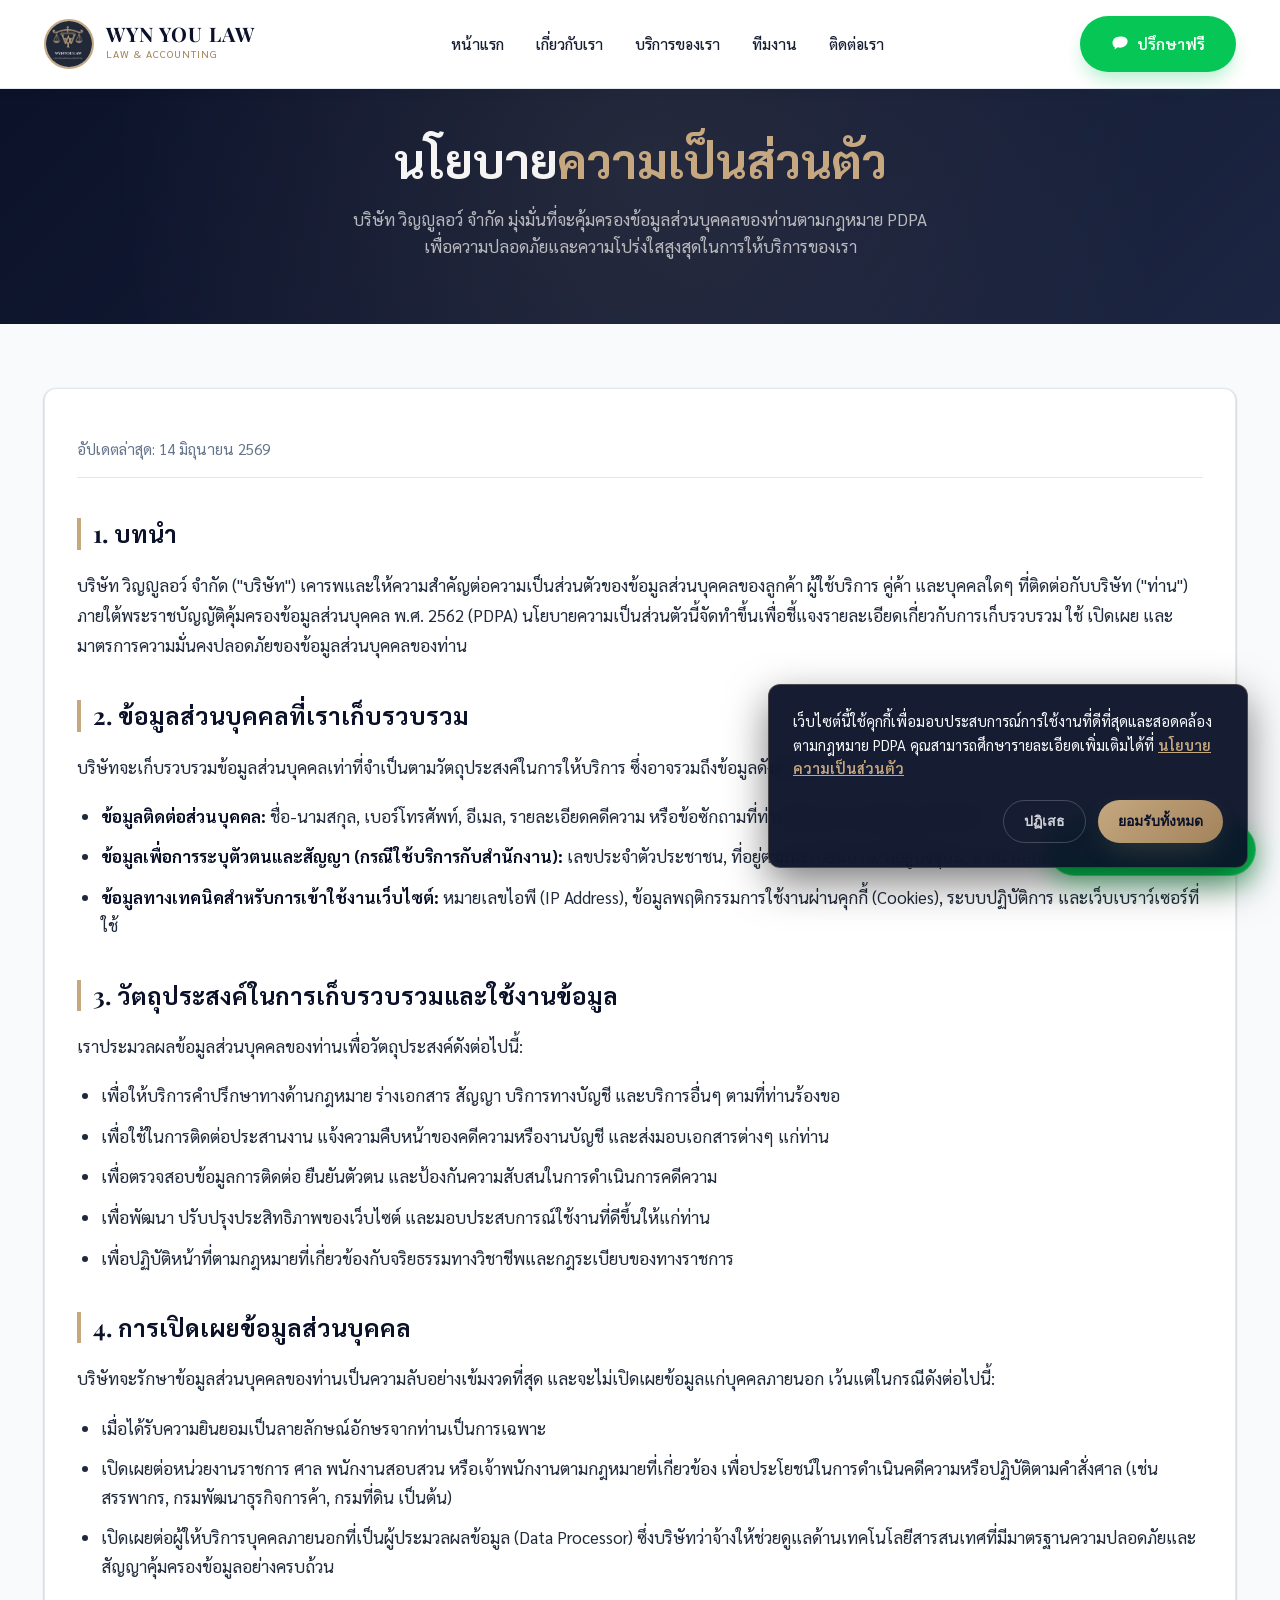
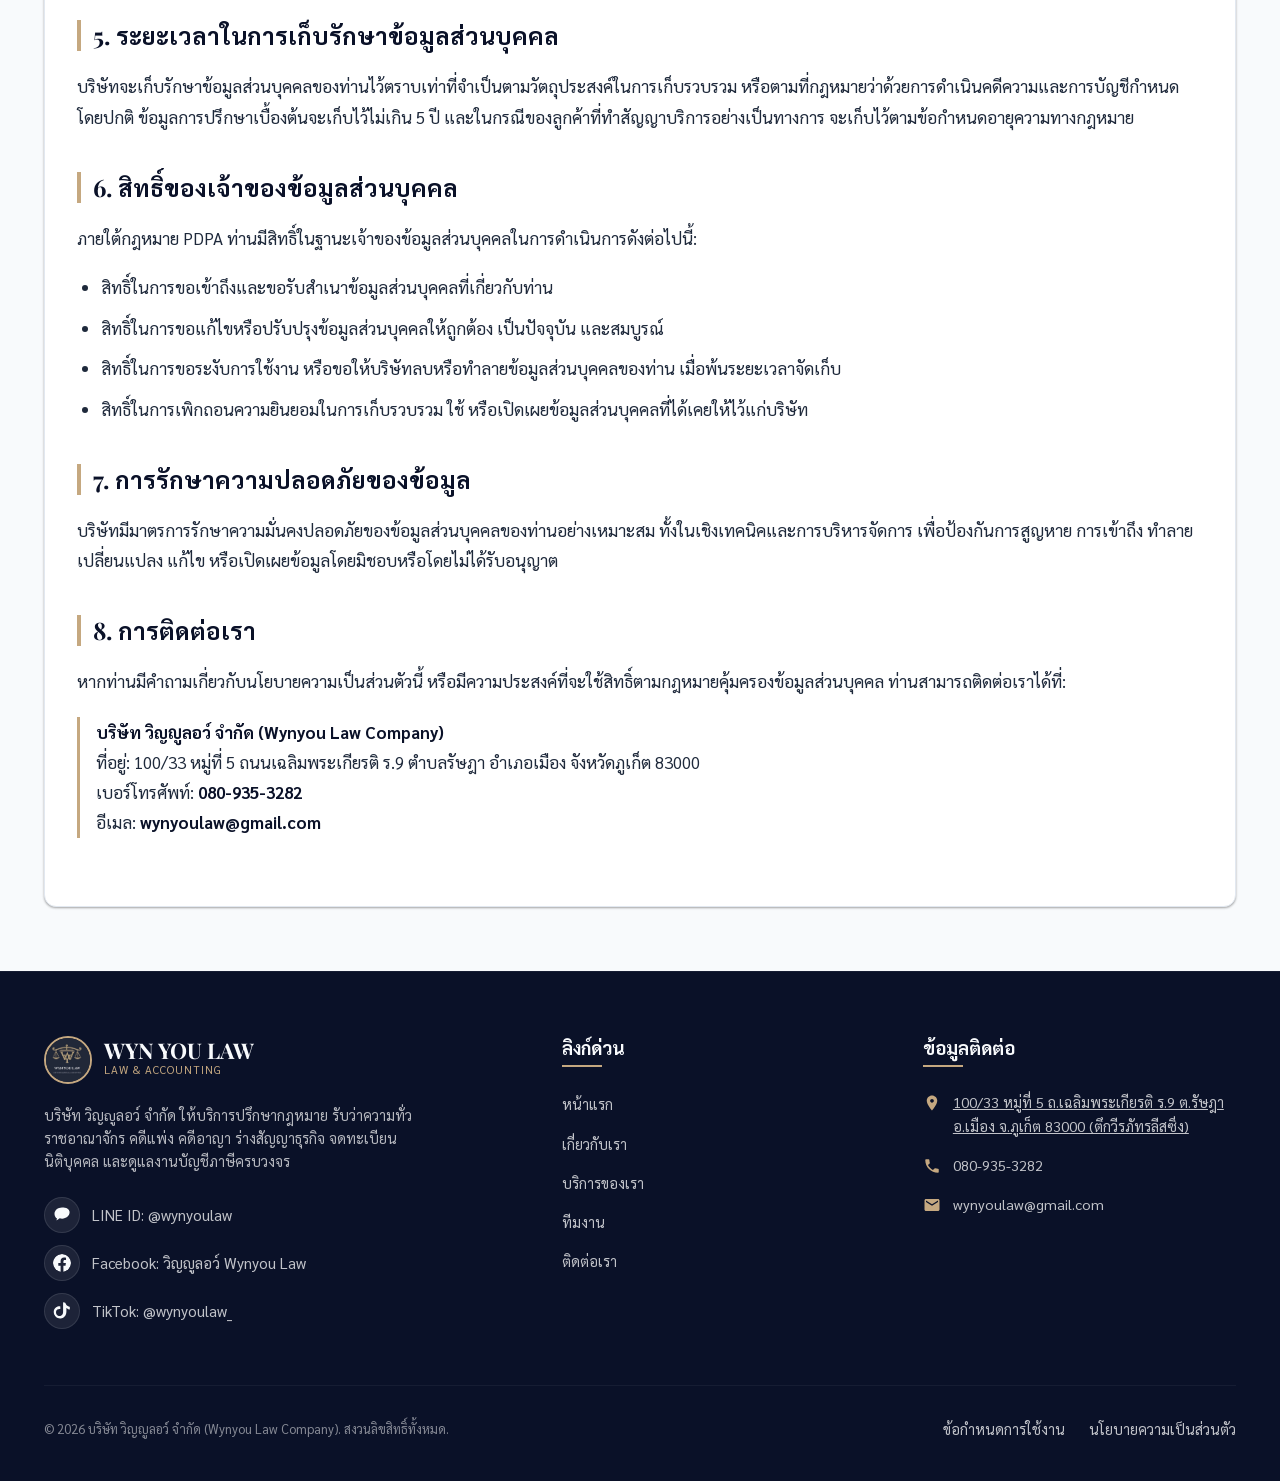
<file: privacy-policy.html>
<!DOCTYPE html>
<html lang="th">

<head>
  <meta charset="UTF-8">
  <meta name="viewport" content="width=device-width, initial-scale=1.0">
  <title>นโยบายความเป็นส่วนตัว | บริษัท วิญญูลอว์ จำกัด (WYN YOU LAW)</title>

  <!-- SEO Meta Tags -->
  <meta name="description"
    content="นโยบายความเป็นส่วนตัว (Privacy Policy) ของ บริษัท วิญญูลอว์ จำกัด รายละเอียดการคุ้มครองข้อมูลส่วนบุคคลของลูกค้าและผู้ใช้บริการตาม พ.ร.บ. คุ้มครองข้อมูลส่วนบุคคล (PDPA)">
  <meta name="keywords"
    content="นโยบายความเป็นส่วนตัว, PDPA, วิญญูลอว์, Wynyou Law, สำนักงานกฎหมาย">
  <meta name="author" content="Wynyou Law Company">

  <!-- Open Graph / Facebook -->
  <meta property="og:type" content="website">
  <meta property="og:url" content="https://wynyou-law.com/privacy-policy.html">
  <meta property="og:title" content="นโยบายความเป็นส่วนตัว | บริษัท วิญญูลอว์ จำกัด (WYN YOU LAW)">
  <meta property="og:description"
    content="นโยบายความเป็นส่วนตัว รายละเอียดการเก็บรวบรวม การใช้งาน และการคุ้มครองข้อมูลส่วนบุคคลของท่าน">
  <meta property="og:image" content="images/logo.jpg">

  <!-- Twitter -->
  <meta property="twitter:card" content="summary_large_image">
  <meta property="twitter:url" content="https://wynyou-law.com/privacy-policy.html">
  <meta property="twitter:title" content="นโยบายความเป็นส่วนตัว | บริษัท วิญญูลอว์ จำกัด (WYN YOU LAW)">
  <meta property="twitter:description"
    content="นโยบายความเป็นส่วนตัว รายละเอียดการเก็บรวบรวม การใช้งาน และการคุ้มครองข้อมูลส่วนบุคคลของท่าน">
  <meta property="twitter:image" content="images/logo.jpg">

  <!-- Favicon -->
  <link rel="icon" href="images/logo.jpg" type="image/jpeg">

  <!-- CSS Stylesheet -->
  <link rel="stylesheet" href="css/style.css">

  <style>
    /* Page-specific styles for Privacy Policy */
    .privacy-hero {
      background: linear-gradient(135deg, var(--primary), var(--primary-light));
      padding: 8rem 0 4rem;
      color: var(--text-light);
      text-align: center;
      position: relative;
    }
    .privacy-hero::before {
      content: '';
      position: absolute;
      top: 0;
      left: 0;
      width: 100%;
      height: 100%;
      background: radial-gradient(circle at 50% 50%, rgba(197, 168, 128, 0.1) 0%, transparent 80%);
      pointer-events: none;
    }
    .privacy-hero__title {
      font-size: clamp(2rem, 5vw, 3rem);
      color: var(--text-light);
      margin-bottom: 1rem;
      font-family: var(--font-heading);
    }
    .privacy-hero__title span {
      color: var(--accent);
    }
    .privacy-hero__desc {
      color: rgba(255, 255, 255, 0.7);
      max-width: 600px;
      margin: 0 auto;
      font-size: 1.05rem;
    }
    .privacy-content {
      padding: 4rem 0;
      background-color: var(--bg-light);
    }
    .privacy-card {
      background: var(--bg-white);
      border: 1px solid var(--border-color);
      border-radius: var(--radius-md);
      padding: 3rem 2rem;
      box-shadow: var(--shadow-sm);
    }
    .privacy-card h2 {
      color: var(--primary);
      font-size: 1.5rem;
      margin-top: 2.5rem;
      margin-bottom: 1.25rem;
      border-left: 4px solid var(--accent);
      padding-left: 0.75rem;
      font-family: var(--font-heading);
    }
    .privacy-card h2:first-of-type {
      margin-top: 0;
    }
    .privacy-card p {
      color: var(--text-dark);
      margin-bottom: 1.25rem;
      font-size: 1.05rem;
      line-height: 1.8;
    }
    .privacy-card ul {
      margin-bottom: 1.5rem;
      padding-left: 1.5rem;
      list-style-type: disc;
    }
    .privacy-card li {
      margin-bottom: 0.75rem;
      color: var(--text-dark);
      font-size: 1.05rem;
      line-height: 1.7;
    }
    .privacy-card strong {
      color: var(--primary);
    }
    .last-updated {
      font-size: 0.95rem;
      color: var(--text-muted);
      margin-bottom: 2.5rem;
      display: block;
      border-bottom: 1px solid var(--border-color);
      padding-bottom: 1rem;
    }
    
    @media (max-width: 768px) {
      .privacy-card {
        padding: 2rem 1.25rem;
      }
    }
  </style>
</head>

<body>

  <!-- ==========================================
       HEADER & NAVIGATION
       ========================================== -->
  <header class="header header--scrolled" id="top-header">
    <div class="container">
      <nav class="header__nav" aria-label="Main Navigation">
        <a href="index.html#top-header" class="header__logo" id="nav-logo-link">
          <img src="images/logo.jpg" alt="WYN YOU LAW Logo" class="header__logo-img">
          <div class="header__brand">
            <h2 class="header__brand-name">WYN YOU LAW</h2>
            <p class="header__brand-sub">Law & Accounting</p>
          </div>
        </a>

        <!-- Desktop Navigation Menu -->
        <ul class="header__menu">
          <li><a href="index.html#top-header" class="header__link" id="link-home">หน้าแรก</a></li>
          <li><a href="index.html#about" class="header__link" id="link-about">เกี่ยวกับเรา</a></li>
          <li><a href="index.html#services" class="header__link" id="link-services">บริการของเรา</a></li>
          <li><a href="index.html#team" class="header__link" id="link-team">ทีมงาน</a></li>
          <li><a href="index.html#contact" class="header__link" id="link-contact">ติดต่อเรา</a></li>
        </ul>

        <!-- Desktop Call to Action Button -->
        <div class="header__cta">
          <a href="https://line.me/ti/p/6KD_pWmbr4" target="_blank" rel="noopener noreferrer" class="btn btn--line"
            id="btn-header-consult">
            <svg width="18" height="18" fill="currentColor" viewBox="0 0 24 24" xmlns="http://www.w3.org/2000/svg">
              <path
                d="M12 2C6.48 2 2 5.82 2 10.5c0 2.5 1.28 4.73 3.33 6.13-.15.53-.55 1.93-.63 2.23-.1.35.08.35.38.2.25-.13 2.8-1.85 3.92-2.6 1 .27 2.05.42 3.12.42 5.52 0 10-3.82 10-8.5S17.52 2 12 2z" />
            </svg>
            ปรึกษาฟรี
          </a>
        </div>

        <!-- Burger Toggle for Mobile -->
        <button class="header__burger" aria-label="Toggle Navigation Menu" aria-expanded="false"
          id="burger-menu-toggle">
          <span></span>
          <span></span>
          <span></span>
        </button>
      </nav>
    </div>
  </header>

  <!-- Mobile Sidebar Drawer -->
  <div class="sidebar" id="mobile-sidebar">
    <ul class="sidebar__menu">
      <li><a href="index.html#top-header" class="sidebar__link" id="mob-link-home">หน้าแรก</a></li>
      <li><a href="index.html#about" class="sidebar__link" id="mob-link-about">เกี่ยวกับเรา</a></li>
      <li><a href="index.html#services" class="sidebar__link" id="mob-link-services">บริการของเรา</a></li>
      <li><a href="index.html#team" class="sidebar__link" id="mob-link-team">ทีมงาน</a></li>
      <li><a href="index.html#contact" class="sidebar__link" id="mob-link-contact">ติดต่อเรา</a></li>
    </ul>
    <a href="https://line.me/ti/p/6KD_pWmbr4" target="_blank" rel="noopener noreferrer" class="btn btn--line btn--full"
      id="btn-sidebar-consult">
      <svg width="18" height="18" fill="currentColor" viewBox="0 0 24 24" xmlns="http://www.w3.org/2000/svg">
        <path
          d="M12 2C6.48 2 2 5.82 2 10.5c0 2.5 1.28 4.73 3.33 6.13-.15.53-.55 1.93-.63 2.23-.1.35.08.35.38.2.25-.13 2.8-1.85 3.92-2.6 1 .27 2.05.42 3.12.42 5.52 0 10-3.82 10-8.5S17.52 2 12 2z" />
      </svg>
      ปรึกษาฟรีผ่าน LINE
    </a>
  </div>

  <main>
    <!-- ==========================================
         HERO SECTION
         ========================================== -->
    <section class="privacy-hero">
      <div class="container">
        <h1 class="privacy-hero__title">นโยบาย<span>ความเป็นส่วนตัว</span></h1>
        <p class="privacy-hero__desc">
          บริษัท วิญญูลอว์ จำกัด มุ่งมั่นที่จะคุ้มครองข้อมูลส่วนบุคคลของท่านตามกฎหมาย PDPA เพื่อความปลอดภัยและความโปร่งใสสูงสุดในการให้บริการของเรา
        </p>
      </div>
    </section>

    <!-- ==========================================
         PRIVACY POLICY CONTENT
         ========================================== -->
    <section class="privacy-content">
      <div class="container">
        <div class="privacy-card">
          <span class="last-updated">อัปเดตล่าสุด: 14 มิถุนายน 2569</span>

          <h2>1. บทนำ</h2>
          <p>
            บริษัท วิญญูลอว์ จำกัด ("บริษัท") เคารพและให้ความสำคัญต่อความเป็นส่วนตัวของข้อมูลส่วนบุคคลของลูกค้า ผู้ใช้บริการ คู่ค้า และบุคคลใดๆ ที่ติดต่อกับบริษัท ("ท่าน") ภายใต้พระราชบัญญัติคุ้มครองข้อมูลส่วนบุคคล พ.ศ. 2562 (PDPA) นโยบายความเป็นส่วนตัวนี้จัดทำขึ้นเพื่อชี้แจงรายละเอียดเกี่ยวกับการเก็บรวบรวม ใช้ เปิดเผย และมาตรการความมั่นคงปลอดภัยของข้อมูลส่วนบุคคลของท่าน
          </p>

          <h2>2. ข้อมูลส่วนบุคคลที่เราเก็บรวบรวม</h2>
          <p>บริษัทจะเก็บรวบรวมข้อมูลส่วนบุคคลเท่าที่จำเป็นตามวัตถุประสงค์ในการให้บริการ ซึ่งอาจรวมถึงข้อมูลดังต่อไปนี้:</p>
          <ul>
            <li><strong>ข้อมูลติดต่อส่วนบุคคล:</strong> ชื่อ-นามสกุล, เบอร์โทรศัพท์, อีเมล, รายละเอียดคดีความ หรือข้อซักถามที่ท่านส่งผ่านแบบฟอร์มบนเว็บไซต์</li>
            <li><strong>ข้อมูลเพื่อการระบุตัวตนและสัญญา (กรณีใช้บริการกับสำนักงาน):</strong> เลขประจำตัวประชาชน, ที่อยู่ตามทะเบียนบ้าน/ที่อยู่ปัจจุบัน, สำเนาเอกสารแสดงตนต่างๆ</li>
            <li><strong>ข้อมูลทางเทคนิคสำหรับการเข้าใช้งานเว็บไซต์:</strong> หมายเลขไอพี (IP Address), ข้อมูลพฤติกรรมการใช้งานผ่านคุกกี้ (Cookies), ระบบปฏิบัติการ และเว็บเบราว์เซอร์ที่ใช้</li>
          </ul>

          <h2>3. วัตถุประสงค์ในการเก็บรวบรวมและใช้งานข้อมูล</h2>
          <p>เราประมวลผลข้อมูลส่วนบุคคลของท่านเพื่อวัตถุประสงค์ดังต่อไปนี้:</p>
          <ul>
            <li>เพื่อให้บริการคำปรึกษาทางด้านกฎหมาย ร่างเอกสาร สัญญา บริการทางบัญชี และบริการอื่นๆ ตามที่ท่านร้องขอ</li>
            <li>เพื่อใช้ในการติดต่อประสานงาน แจ้งความคืบหน้าของคดีความหรืองานบัญชี และส่งมอบเอกสารต่างๆ แก่ท่าน</li>
            <li>เพื่อตรวจสอบข้อมูลการติดต่อ ยืนยันตัวตน และป้องกันความสับสนในการดำเนินการคดีความ</li>
            <li>เพื่อพัฒนา ปรับปรุงประสิทธิภาพของเว็บไซต์ และมอบประสบการณ์ใช้งานที่ดีขึ้นให้แก่ท่าน</li>
            <li>เพื่อปฏิบัติหน้าที่ตามกฎหมายที่เกี่ยวข้องกับจริยธรรมทางวิชาชีพและกฎระเบียบของทางราชการ</li>
          </ul>

          <h2>4. การเปิดเผยข้อมูลส่วนบุคคล</h2>
          <p>
            บริษัทจะรักษาข้อมูลส่วนบุคคลของท่านเป็นความลับอย่างเข้มงวดที่สุด และจะไม่เปิดเผยข้อมูลแก่บุคคลภายนอก เว้นแต่ในกรณีดังต่อไปนี้:
          </p>
          <ul>
            <li>เมื่อได้รับความยินยอมเป็นลายลักษณ์อักษรจากท่านเป็นการเฉพาะ</li>
            <li>เปิดเผยต่อหน่วยงานราชการ ศาล พนักงานสอบสวน หรือเจ้าพนักงานตามกฎหมายที่เกี่ยวข้อง เพื่อประโยชน์ในการดำเนินคดีความหรือปฏิบัติตามคำสั่งศาล (เช่น สรรพากร, กรมพัฒนาธุรกิจการค้า, กรมที่ดิน เป็นต้น)</li>
            <li>เปิดเผยต่อผู้ให้บริการบุคคลภายนอกที่เป็นผู้ประมวลผลข้อมูล (Data Processor) ซึ่งบริษัทว่าจ้างให้ช่วยดูแลด้านเทคโนโลยีสารสนเทศที่มีมาตรฐานความปลอดภัยและสัญญาคุ้มครองข้อมูลอย่างครบถ้วน</li>
          </ul>

          <h2>5. ระยะเวลาในการเก็บรักษาข้อมูลส่วนบุคคล</h2>
          <p>
            บริษัทจะเก็บรักษาข้อมูลส่วนบุคคลของท่านไว้ตราบเท่าที่จำเป็นตามวัตถุประสงค์ในการเก็บรวบรวม หรือตามที่กฎหมายว่าด้วยการดำเนินคดีความและการบัญชีกำหนด โดยปกติ ข้อมูลการปรึกษาเบื้องต้นจะเก็บไว้ไม่เกิน 5 ปี และในกรณีของลูกค้าที่ทำสัญญาบริการอย่างเป็นทางการ จะเก็บไว้ตามข้อกำหนดอายุความทางกฎหมาย
          </p>

          <h2>6. สิทธิ์ของเจ้าของข้อมูลส่วนบุคคล</h2>
          <p>ภายใต้กฎหมาย PDPA ท่านมีสิทธิ์ในฐานะเจ้าของข้อมูลส่วนบุคคลในการดำเนินการดังต่อไปนี้:</p>
          <ul>
            <li>สิทธิ์ในการขอเข้าถึงและขอรับสำเนาข้อมูลส่วนบุคคลที่เกี่ยวกับท่าน</li>
            <li>สิทธิ์ในการขอแก้ไขหรือปรับปรุงข้อมูลส่วนบุคคลให้ถูกต้อง เป็นปัจจุบัน และสมบูรณ์</li>
            <li>สิทธิ์ในการขอระงับการใช้งาน หรือขอให้บริษัทลบหรือทำลายข้อมูลส่วนบุคคลของท่าน เมื่อพ้นระยะเวลาจัดเก็บ</li>
            <li>สิทธิ์ในการเพิกถอนความยินยอมในการเก็บรวบรวม ใช้ หรือเปิดเผยข้อมูลส่วนบุคคลที่ได้เคยให้ไว้แก่บริษัท</li>
          </ul>

          <h2>7. การรักษาความปลอดภัยของข้อมูล</h2>
          <p>
            บริษัทมีมาตรการรักษาความมั่นคงปลอดภัยของข้อมูลส่วนบุคคลของท่านอย่างเหมาะสม ทั้งในเชิงเทคนิคและการบริหารจัดการ เพื่อป้องกันการสูญหาย การเข้าถึง ทำลาย เปลี่ยนแปลง แก้ไข หรือเปิดเผยข้อมูลโดยมิชอบหรือโดยไม่ได้รับอนุญาต
          </p>

          <h2>8. การติดต่อเรา</h2>
          <p>
            หากท่านมีคำถามเกี่ยวกับนโยบายความเป็นส่วนตัวนี้ หรือมีความประสงค์ที่จะใช้สิทธิ์ตามกฎหมายคุ้มครองข้อมูลส่วนบุคคล ท่านสามารถติดต่อเราได้ที่:
          </p>
          <p style="padding-left: 1rem; border-left: 3px solid var(--accent); margin-top: 1rem;">
            <strong>บริษัท วิญญูลอว์ จำกัด (Wynyou Law Company)</strong><br>
            ที่อยู่: 100/33 หมู่ที่ 5 ถนนเฉลิมพระเกียรติ ร.9 ตำบลรัษฎา อำเภอเมือง จังหวัดภูเก็ต 83000<br>
            เบอร์โทรศัพท์: <a href="tel:080-935-3282"><strong>080-935-3282</strong></a><br>
            อีเมล: <a href="mailto:wynyoulaw@gmail.com"><strong>wynyoulaw@gmail.com</strong></a>
          </p>
        </div>
      </div>
    </section>
  </main>

  <!-- ==========================================
       FOOTER SECTION
       ========================================== -->
  <footer class="footer">
    <div class="container">
      <div class="footer__grid">
        <!-- Logo and details -->
        <div>
          <a href="index.html#top-header" class="footer__about-logo" id="footer-logo-link">
            <img src="images/logo.jpg" alt="WYN YOU LAW Logo" class="footer__about-logo-img">
            <div class="footer__brand">
              <h2 class="footer__about-brand-name">WYN YOU LAW</h2>
              <p class="footer__about-brand-sub">Law & Accounting</p>
            </div>
          </a>
          <p class="footer__about-desc">
            บริษัท วิญญูลอว์ จำกัด ให้บริการปรึกษากฎหมาย รับว่าความทั่วราชอาณาจักร คดีแพ่ง คดีอาญา ร่างสัญญาธุรกิจ
            จดทะเบียนนิติบุคคล และดูแลงานบัญชีภาษีครบวงจร
          </p>
          <div class="footer__socials">
            <a href="https://line.me/ti/p/6KD_pWmbr4" target="_blank" rel="noopener noreferrer" class="footer__social-link footer__social-link--line">
              <svg class="footer__social-icon" width="20" height="20" fill="currentColor" viewBox="0 0 24 24"><path d="M12 2C6.48 2 2 5.82 2 10.5c0 2.5 1.28 4.73 3.33 6.13-.15.53-.55 1.93-.63 2.23-.1.35.08.35.38.2.25-.13 2.8-1.85 3.92-2.6 1 .27 2.05.42 3.12.42 5.52 0 10-3.82 10-8.5S17.52 2 12 2z"/></svg>
              <span class="footer__social-text">LINE ID: @wynyoulaw</span>
            </a>
            <a href="https://www.facebook.com/share/18h4N81bjC/" target="_blank" rel="noopener noreferrer" class="footer__social-link footer__social-link--facebook">
              <svg class="footer__social-icon" width="20" height="20" fill="currentColor" viewBox="0 0 24 24"><path d="M24 12.073c0-6.627-5.373-12-12-12s-12 5.373-12 12c0 5.99 4.388 10.954 10.125 11.854v-8.385H7.078v-3.47h3.047V9.43c0-3.007 1.792-4.669 4.533-4.669 1.312 0 2.686.235 2.686.235v2.953H15.83c-1.491 0-1.956.925-1.956 1.874v2.25h3.328l-.532 3.47h-2.796v8.385C19.612 23.027 24 18.062 24 12.073z"/></svg>
              <span class="footer__social-text">Facebook: วิญญูลอว์ Wynyou Law</span>
            </a>
            <a href="https://www.tiktok.com/@wynyoulaw_?_r=1&_t=ZS-96u2PxzGVcd" target="_blank" rel="noopener noreferrer" class="footer__social-link footer__social-link--tiktok">
              <svg class="footer__social-icon" width="20" height="20" fill="currentColor" viewBox="0 0 24 24"><path d="M12.525.02c1.31-.02 2.61-.01 3.91-.02.08 1.53.63 3.09 1.75 4.17 1.12 1.11 2.7 1.62 4.24 1.79v4.03c-1.44-.17-2.86-.74-3.94-1.74-.22-.21-.42-.45-.6-.71-.02 1.71.01 3.42-.01 5.12-.04 1.94-.48 3.92-1.55 5.53-1.37 2.11-3.81 3.51-6.32 3.65-2.28.16-4.68-.58-6.36-2.15-2.07-1.87-3.06-4.83-2.61-7.55.43-2.73 2.45-5.11 5.09-5.99 1.17-.4 2.43-.5 3.64-.31V9.4c-1.35-.33-2.85-.09-3.95.74-1.19.86-1.84 2.37-1.78 3.86.06 1.59.88 3.12 2.22 3.93.99.62 2.19.83 3.34.63 1.4-.2 2.67-1.17 3.27-2.46.47-.94.61-2.01.58-3.06V.02z"/></svg>
              <span class="footer__social-text">TikTok: @wynyoulaw_</span>
            </a>
          </div>
        </div>

        <!-- Quick Links -->
        <div>
          <h3 class="footer__title">ลิงก์ด่วน</h3>
          <ul class="footer__links">
            <li><a href="index.html#top-header" class="footer__link" id="footer-link-home">หน้าแรก</a></li>
            <li><a href="index.html#about" class="footer__link" id="footer-link-about">เกี่ยวกับเรา</a></li>
            <li><a href="index.html#services" class="footer__link" id="footer-link-services">บริการของเรา</a></li>
            <li><a href="index.html#team" class="footer__link" id="footer-link-team">ทีมงาน</a></li>
            <li><a href="index.html#contact" class="footer__link" id="footer-link-contact">ติดต่อเรา</a></li>
          </ul>
        </div>

        <!-- Contact details -->
        <div>
          <h3 class="footer__title">ข้อมูลติดต่อ</h3>
          <div class="footer__contact-info">
            <div class="footer__contact-item">
              <svg width="18" height="18" fill="currentColor" viewBox="0 0 24 24">
                <path
                  d="M12 2C8.13 2 5 5.13 5 9c0 5.25 7 13 7 13s7-7.75 7-13c0-3.87-3.13-7-7-7zm0 9.5c-1.38 0-2.5-1.12-2.5-2.5s1.12-2.5 2.5-2.5 2.5 1.12 2.5 2.5-1.12 2.5-2.5 2.5z" />
              </svg>
              <span>
                <a href="https://share.google/b0nrdhWTA70M46Il5" target="_blank" rel="noopener noreferrer" style="text-decoration: underline;">
                  100/33 หมู่ที่ 5 ถ.เฉลิมพระเกียรติ ร.9 ต.รัษฎา อ.เมือง จ.ภูเก็ต 83000 (ตึกวีรภัทรลีสซิ่ง)
                </a>
              </span>
            </div>
            <div class="footer__contact-item">
              <svg width="18" height="18" fill="currentColor" viewBox="0 0 24 24">
                <path
                  d="M6.62 10.79c1.44 2.83 3.76 5.14 6.59 6.59l2.2-2.2c.27-.27.67-.36 1.02-.24 1.12.37 2.33.57 3.57.57.55 0 1 .45 1 1V20c0 .55-.45 1-1 1-9.39 0-17-7.61-17-17 0-.55.45-1 1-1h3.5c.55 0 1 .45 1 1 0 1.25.2 2.45.57 3.57.11.35.03.74-.25 1.02l-2.2 2.2z" />
              </svg>
              <span><a href="tel:080-935-3282">080-935-3282</a></span>
            </div>
            <div class="footer__contact-item">
              <svg width="18" height="18" fill="currentColor" viewBox="0 0 24 24">
                <path
                  d="M20 4H4c-1.1 0-1.99.9-1.99 2L2 18c0 1.1.9 2 2 2h16c1.1 0 2-.9 2-2V6c0-1.1-.9-2-2-2zm0 4l-8 5-8-5V6l8 5 8-5v2z" />
              </svg>
              <span><a href="mailto:wynyoulaw@gmail.com">wynyoulaw@gmail.com</a></span>
            </div>
          </div>
        </div>
      </div>

      <!-- Bottom bar -->
      <div class="footer__bottom">
        <p>&copy; 2026 บริษัท วิญญูลอว์ จำกัด (Wynyou Law Company). สงวนลิขสิทธิ์ทั้งหมด.</p>
        <div class="footer__bottom-links">
          <a href="index.html#about" class="footer__link">ข้อกำหนดการใช้งาน</a>
          <a href="privacy-policy.html" class="footer__link">นโยบายความเป็นส่วนตัว</a>
        </div>
      </div>
    </div>
  </footer>

  <!-- Floating LINE Button for Mobile Devices -->
  <a href="https://line.me/ti/p/6KD_pWmbr4" target="_blank" rel="noopener noreferrer" class="floating-line-btn"
    id="floating-line-action" aria-label="ติดต่อเราทาง LINE">
    <svg width="24" height="24" fill="currentColor" viewBox="0 0 24 24" xmlns="http://www.w3.org/2000/svg">
      <path
        d="M12 2C6.48 2 2 5.82 2 10.5c0 2.5 1.28 4.73 3.33 6.13-.15.53-.55 1.93-.63 2.23-.1.35.08.35.38.2.25-.13 2.8-1.85 3.92-2.6 1 .27 2.05.42 3.12.42 5.52 0 10-3.82 10-8.5S17.52 2 12 2z" />
    </svg>
    <span>แอดไลน์ปรึกษาฟรี</span>
  </a>

  <!-- ==========================================
       COOKIE CONSENT BANNER (PDPA)
       ========================================== -->
  <div id="cookie-consent-banner" class="cookie-banner" role="dialog" aria-live="polite" aria-label="การยอมรับคุกกี้">
    <div class="cookie-banner__text">
      เว็บไซต์นี้ใช้คุกกี้เพื่อมอบประสบการณ์การใช้งานที่ดีที่สุดและสอดคล้องตามกฎหมาย PDPA คุณสามารถศึกษารายละเอียดเพิ่มเติมได้ที่ <a href="privacy-policy.html" target="_blank">นโยบายความเป็นส่วนตัว</a>
    </div>
    <div class="cookie-banner__actions">
      <button id="btn-decline-cookies" class="cookie-banner__btn cookie-banner__btn--decline">ปฏิเสธ</button>
      <button id="btn-accept-cookies" class="cookie-banner__btn cookie-banner__btn--accept">ยอมรับทั้งหมด</button>
    </div>
  </div>

  <!-- Scripts -->
  <script src="js/script.js"></script>
</body>

</html>
</file>
<file: css/style.css>
@import url('https://fonts.googleapis.com/css2?family=Playfair+Display:ital,wght@0,400..900;1,400..900&family=Sarabun:ital,wght@0,100;0,200;0,300;0,400;0,500;0,600;0,700;0,800;1,100;1,200;1,300;1,400;1,500;1,600;1,700;1,800&display=swap');

/* ==========================================
   CSS VARIABLES & DESIGN SYSTEM
   ========================================== */
:root {
  /* Colors */
  --primary: #0A1128;
  --primary-light: #1C2541;
  --primary-rgb: 10, 17, 40;
  --primary-light-rgb: 28, 37, 65;
  --accent: #C5A880;
  --accent-light: #E2D4C0;
  --accent-dark: #A3835B;
  --gold-metallic: #D4AF37;
  
  --bg-light: #F8FAFC;
  --bg-white: #FFFFFF;
  --bg-dark: #050B1A;
  
  --text-dark: #1E293B;
  --text-light: #F8FAFC;
  --text-muted: #64748B;
  --text-gold: #C5A880;
  
  --border-color: #E2E8F0;
  --border-gold-rgba: rgba(197, 168, 128, 0.25);
  
  /* Typography */
  --font-primary: 'Sarabun', sans-serif;
  --font-heading: 'Playfair Display', 'Sarabun', sans-serif;
  
  /* Spacing */
  --spacing-xs: 0.5rem;
  --spacing-sm: 1rem;
  --spacing-md: 2rem;
  --spacing-lg: 4rem;
  --spacing-xl: 8rem;
  
  /* Shadow & Transition */
  --shadow-sm: 0 1px 3px rgba(0,0,0,0.12), 0 1px 2px rgba(0,0,0,0.24);
  --shadow-md: 0 4px 6px -1px rgba(0,0,0,0.1), 0 2px 4px -1px rgba(0,0,0,0.06);
  --shadow-lg: 0 20px 25px -5px rgba(0,0,0,0.1), 0 10px 10px -5px rgba(0,0,0,0.04);
  --shadow-gold: 0 10px 30px -10px rgba(197, 168, 128, 0.3);
  
  --transition-smooth: all 0.4s cubic-bezier(0.16, 1, 0.3, 1);
  --transition-fast: all 0.2s ease;
  
  /* Border Radius */
  --radius-sm: 6px;
  --radius-md: 12px;
  --radius-lg: 24px;
}

/* ==========================================
   RESET & BASE STYLES
   ========================================== */
*, *::before, *::after {
  box-sizing: border-box;
  margin: 0;
  padding: 0;
}

html {
  scroll-behavior: smooth;
  font-size: 16px;
}

body {
  font-family: var(--font-primary);
  background-color: var(--bg-white);
  color: var(--text-dark);
  line-height: 1.6;
  overflow-x: hidden;
}

h1, h2, h3, h4, h5, h6 {
  font-family: var(--font-heading);
  font-weight: 700;
  line-height: 1.3;
}

a {
  text-decoration: none;
  color: inherit;
  transition: var(--transition-fast);
}

img {
  max-width: 100%;
  height: auto;
  display: block;
}

ul {
  list-style: none;
}

/* Scrollbar Style */
::-webkit-scrollbar {
  width: 10px;
}
::-webkit-scrollbar-track {
  background: var(--bg-light);
}
::-webkit-scrollbar-thumb {
  background: var(--accent-light);
  border-radius: var(--radius-sm);
  border: 2px solid var(--bg-light);
}
::-webkit-scrollbar-thumb:hover {
  background: var(--accent);
}

/* ==========================================
   REUSABLE COMPONENTS
   ========================================== */
.container {
  width: 100%;
  max-width: 1240px;
  margin: 0 auto;
  padding: 0 1.5rem;
}

.btn {
  display: inline-flex;
  align-items: center;
  justify-content: center;
  padding: 0.85rem 1.8rem;
  font-size: 0.95rem;
  font-weight: 600;
  border-radius: 50px;
  cursor: pointer;
  transition: var(--transition-smooth);
  border: 2px solid transparent;
  gap: 0.5rem;
}

.btn--primary {
  background: linear-gradient(135deg, var(--accent), var(--accent-dark));
  color: var(--primary);
  box-shadow: var(--shadow-gold);
}

.btn--primary:hover {
  transform: translateY(-3px);
  box-shadow: 0 15px 30px -10px rgba(197, 168, 128, 0.5);
  background: linear-gradient(135deg, var(--accent-light), var(--accent));
}

.btn--line {
  background-color: #06C755;
  color: #FFFFFF;
  box-shadow: 0 10px 20px -5px rgba(6, 199, 85, 0.35);
}

.btn--line:hover {
  transform: translateY(-3px);
  box-shadow: 0 15px 30px -5px rgba(6, 199, 85, 0.5);
  background-color: #05B04B;
}

.btn--secondary {
  background: transparent;
  border-color: var(--accent);
  color: var(--accent);
}

.btn--secondary:hover {
  background: rgba(197, 168, 128, 0.1);
  transform: translateY(-3px);
}

.btn--light {
  background: var(--bg-white);
  color: var(--primary);
  box-shadow: var(--shadow-md);
}

.btn--light:hover {
  background: var(--accent-light);
  color: var(--primary);
  transform: translateY(-3px);
}

.btn--phone {
  background-color: var(--primary);
  color: var(--text-light);
  box-shadow: 0 4px 15px rgba(10, 17, 40, 0.25);
  padding: 0.7rem 1.5rem;
  font-size: 0.95rem;
  border-radius: 50px;
  border: 2px solid transparent;
}

.btn--phone:hover {
  background-color: var(--accent);
  color: var(--primary);
  transform: translateY(-3px);
  box-shadow: var(--shadow-gold);
}

.btn--full {
  display: flex;
  width: 100%;
}

.section {
  padding: var(--spacing-lg) 0;
  position: relative;
}

@media (min-width: 768px) {
  .section {
    padding: var(--spacing-xl) 0;
  }
}

.section-tag {
  color: var(--accent-dark);
  font-weight: 700;
  text-transform: uppercase;
  letter-spacing: 2px;
  font-size: 0.85rem;
  margin-bottom: 0.75rem;
  display: block;
}

.section-title {
  font-size: clamp(1.8rem, 4vw, 2.5rem);
  color: var(--primary);
  margin-bottom: 1rem;
  font-family: var(--font-heading);
}

.section-desc {
  color: var(--text-muted);
  max-width: 650px;
  margin-bottom: 3.5rem;
  font-size: 1.05rem;
}

.center-text {
  text-align: center;
}

.center-text .section-desc {
  margin-left: auto;
  margin-right: auto;
}

/* ==========================================
   NAVIGATION HEADER
   ========================================== */
.header {
  position: fixed;
  top: 0;
  left: 0;
  width: 100%;
  z-index: 1000;
  transition: var(--transition-smooth);
  padding: 1rem 0;
  background-color: var(--bg-white);
  border-bottom: 1px solid var(--border-color);
  box-shadow: 0 2px 10px rgba(0, 0, 0, 0.05);
}

.header--scrolled {
  background: rgba(255, 255, 255, 0.98);
  backdrop-filter: blur(12px);
  border-bottom: 1px solid var(--border-color);
  box-shadow: 0 4px 20px rgba(0, 0, 0, 0.08);
  padding: 0.6rem 0;
}

.header__nav {
  display: flex;
  justify-content: space-between;
  align-items: center;
}

.header__logo {
  display: flex;
  align-items: center;
  gap: 0.75rem;
}

.header__logo-img {
  width: 50px;
  height: 50px;
  border-radius: 50%;
  border: 2px solid var(--accent);
  object-fit: cover;
  transition: var(--transition-smooth);
}

.header--scrolled .header__logo-img {
  width: 42px;
  height: 42px;
}

.header__brand {
  color: var(--primary);
}

.header__brand-name {
  font-family: var(--font-heading);
  font-size: 1.25rem;
  font-weight: 700;
  letter-spacing: 1px;
  line-height: 1;
}

.header__brand-sub {
  font-size: 0.65rem;
  color: var(--accent-dark);
  text-transform: uppercase;
  letter-spacing: 1px;
  margin-top: 2px;
}

.header__menu {
  display: none; /* Hidden on mobile */
  align-items: center;
  gap: 2rem;
}

.header__link {
  color: var(--primary);
  font-size: 0.95rem;
  font-weight: 500;
  position: relative;
  padding: 0.25rem 0;
  opacity: 0.95;
}

.header__link:hover {
  opacity: 1;
  color: var(--accent-dark);
}

.header__link::after {
  content: '';
  position: absolute;
  bottom: 0;
  left: 0;
  width: 0;
  height: 2px;
  background: var(--accent-dark);
  transition: var(--transition-fast);
}

.header__link:hover::after {
  width: 100%;
}

.header__link--active {
  color: var(--accent-dark);
  opacity: 1;
}

.header__link--active::after {
  width: 100%;
}

.header__cta {
  display: none; /* Hidden on mobile */
}

/* Burger Menu Toggle */
.header__burger {
  display: flex;
  flex-direction: column;
  justify-content: space-between;
  width: 25px;
  height: 20px;
  background: transparent;
  border: none;
  cursor: pointer;
  z-index: 1010;
}

.header__burger span {
  width: 100%;
  height: 2px;
  background-color: var(--primary);
  transition: var(--transition-smooth);
  border-radius: 2px;
}

.header__burger--active span:nth-child(1) {
  transform: translateY(9px) rotate(45deg);
}

.header__burger--active span:nth-child(2) {
  opacity: 0;
}

.header__burger--active span:nth-child(3) {
  transform: translateY(-9px) rotate(-45deg);
}

/* Mobile Sidebar */
.sidebar {
  position: fixed;
  top: 0;
  right: -100%;
  width: 100%;
  max-width: 320px;
  height: 100vh;
  background-color: var(--primary);
  z-index: 999;
  display: flex;
  flex-direction: column;
  padding: 7rem 2rem 2rem;
  transition: var(--transition-smooth);
  border-left: 1px solid rgba(255, 255, 255, 0.05);
  box-shadow: -10px 0 30px rgba(0,0,0,0.5);
}

.sidebar--active {
  right: 0;
}

.sidebar__menu {
  display: flex;
  flex-direction: column;
  gap: 1.5rem;
  margin-bottom: 3rem;
}

.sidebar__link {
  color: var(--text-light);
  font-size: 1.15rem;
  font-weight: 500;
  display: block;
}

.sidebar__link:hover, .sidebar__link--active {
  color: var(--accent);
  padding-left: 0.5rem;
}

/* Responsive Desktop Headers */
@media (min-width: 1024px) {
  .header__menu, .header__cta {
    display: flex;
  }
  .header__burger, .sidebar {
    display: none;
  }
}

/* ==========================================
   HERO SECTION
   ========================================== */
.hero {
  background: linear-gradient(135deg, rgba(10, 17, 40, 0.94), rgba(5, 11, 26, 0.96)), 
              url('../images/logo.jpg') center/contain no-repeat;
  min-height: 100vh;
  display: flex;
  align-items: center;
  position: relative;
  color: var(--text-light);
  padding-top: 8rem;
  padding-bottom: var(--spacing-lg);
  overflow: hidden;
}

.hero::before {
  content: '';
  position: absolute;
  top: 0;
  left: 0;
  width: 100%;
  height: 100%;
  background: radial-gradient(circle at 50% 50%, rgba(197, 168, 128, 0.12) 0%, transparent 80%);
  pointer-events: none;
}

@media (min-width: 1024px) {
  .hero::before {
    background: radial-gradient(circle at 80% 30%, rgba(197, 168, 128, 0.15) 0%, transparent 60%);
  }
}

.hero__grid {
  display: grid;
  grid-template-columns: 1fr;
  gap: 4rem;
  align-items: center;
  text-align: center;
}

@media (min-width: 1024px) {
  .hero__grid {
    grid-template-columns: 1fr 1fr;
    text-align: left;
  }
}

.hero__content {
  z-index: 10;
  display: flex;
  flex-direction: column;
  align-items: center;
}

@media (min-width: 1024px) {
  .hero__content {
    align-items: flex-start;
  }
}

.hero__badge {
  display: inline-flex;
  align-items: center;
  gap: 0.5rem;
  background: rgba(197, 168, 128, 0.1);
  border: 1px solid var(--border-gold-rgba);
  color: var(--accent-light);
  padding: 0.5rem 1.25rem;
  border-radius: 50px;
  font-size: 0.85rem;
  font-weight: 500;
  margin-bottom: 1.5rem;
}

.hero__badge svg {
  color: var(--accent);
}

.hero__title {
  font-size: clamp(2.0rem, 5.5vw, 3.5rem);
  font-weight: 850;
  line-height: 1.25;
  margin-bottom: 1.5rem;
  font-family: var(--font-heading);
}

.hero__title span {
  color: transparent;
  background: linear-gradient(to right, var(--accent-light), var(--accent), var(--accent-dark));
  -webkit-background-clip: text;
  background-clip: text;
}

.hero__desc {
  font-size: clamp(1rem, 2vw, 1.15rem);
  color: rgba(255, 255, 255, 0.8);
  margin-bottom: 2.5rem;
  max-width: 600px;
  line-height: 1.7;
}

.hero__actions {
  display: flex;
  flex-direction: column;
  gap: 1rem;
  width: 100%;
  max-width: 420px;
}

@media (min-width: 480px) {
  .hero__actions {
    flex-direction: row;
    justify-content: center;
  }
  .hero__actions .btn {
    flex: 1;
  }
}

@media (min-width: 1024px) {
  .hero__actions {
    justify-content: flex-start;
    max-width: none;
  }
  .hero__actions .btn {
    flex: 0 1 auto;
  }
}

/* Hero Portrait Layout */
.hero__image-container {
  display: flex;
  position: relative;
  justify-content: center;
  width: 100%;
  z-index: 10;
}

.hero__portrait-wrapper {
  position: relative;
  width: 100%;
  max-width: 520px;
  display: flex;
  justify-content: center;
  align-items: flex-end;
  margin: 0 auto;
}

@media (min-width: 1024px) {
  .hero__portrait-wrapper {
    max-width: 680px;
  }
}

.hero__portrait-bg {
  position: absolute;
  bottom: 0;
  width: 280px;
  height: 280px;
  background: radial-gradient(circle, rgba(197, 168, 128, 0.25) 0%, rgba(197, 168, 128, 0) 70%);
  border-radius: 50%;
  z-index: 1;
}

@media (min-width: 768px) {
  .hero__portrait-bg {
    width: 440px;
    height: 440px;
  }
}

.hero__portrait-img {
  width: 100%;
  z-index: 2;
  position: relative;
  transform: translateY(10px);
  filter: drop-shadow(0 0 12px rgba(212, 175, 55, 0.75)) 
          drop-shadow(0 0 25px rgba(212, 175, 55, 0.35)) 
          drop-shadow(0 15px 30px rgba(0, 0, 0, 0.45));
  mask-image: linear-gradient(to bottom, black 70%, transparent 98%);
  -webkit-mask-image: linear-gradient(to bottom, black 70%, transparent 98%);
}

/* Floating Elements */
.hero__floating-badge {
  position: absolute;
  background: rgba(10, 17, 40, 0.92);
  backdrop-filter: blur(10px);
  border: 1px solid rgba(197, 168, 128, 0.35);
  padding: 0.65rem 1.15rem;
  border-radius: var(--radius-md);
  display: flex;
  align-items: center;
  gap: 0.75rem;
  box-shadow: var(--shadow-lg);
  z-index: 3;
  animation: float 5s ease-in-out infinite;
}

.hero__floating-badge--line {
  bottom: 30px;
  left: -15px;
  border-color: rgba(6, 199, 85, 0.4);
}

.hero__floating-badge--line:hover {
  border-color: #06C755;
  background: rgba(6, 199, 85, 0.1);
}

.hero__floating-badge--experience {
  top: 35px;
  right: -15px;
  animation-delay: 2.5s;
}

/* Float Badge responsive styling */
@media (max-width: 480px) {
  .hero__floating-badge--line {
    left: 0px;
    bottom: 10px;
  }
  .hero__floating-badge--experience {
    right: 0px;
    top: 10px;
  }
  .hero__floating-badge {
    padding: 0.5rem 0.85rem;
  }
  .hero__floating-badge h4 {
    font-size: 0.8rem;
  }
}

.hero__floating-badge-icon {
  width: 34px;
  height: 34px;
  border-radius: 50%;
  background: #06C755;
  color: #FFFFFF;
  display: flex;
  align-items: center;
  justify-content: center;
}

.hero__floating-badge-icon-gold {
  width: 34px;
  height: 34px;
  border-radius: 50%;
  background: var(--accent);
  color: var(--primary);
  display: flex;
  align-items: center;
  justify-content: center;
}

.hero__floating-badge-text {
  text-align: left;
}

.hero__floating-badge-text h4 {
  font-size: 0.9rem;
  font-weight: 700;
  color: var(--text-light);
}

.hero__floating-badge-text p {
  font-size: 0.75rem;
  color: rgba(255, 255, 255, 0.6);
}

@keyframes float {
  0% { transform: translateY(0px); }
  50% { transform: translateY(-8px); }
  100% { transform: translateY(0px); }
}

/* ==========================================
   TRUST INDICATORS
   ========================================== */
.stats {
  background: var(--primary);
  color: var(--text-light);
  padding: 3.5rem 0;
  border-bottom: 1px solid rgba(255, 255, 255, 0.05);
  position: relative;
  z-index: 20;
}

.stats__grid {
  display: grid;
  grid-template-columns: repeat(2, 1fr);
  gap: 2.5rem 1.5rem;
}

@media (min-width: 768px) {
  .stats__grid {
    grid-template-columns: repeat(4, 1fr);
    gap: 2rem;
  }
}

.stats__item {
  text-align: center;
  position: relative;
}

.stats__item:not(:last-child)::after {
  content: '';
  position: absolute;
  right: -1rem;
  top: 15%;
  height: 70%;
  width: 1px;
  background: rgba(255, 255, 255, 0.1);
  display: none;
}

@media (min-width: 768px) {
  .stats__item:not(:last-child)::after {
    display: block;
  }
}

.stats__number {
  font-size: clamp(2rem, 5vw, 3rem);
  font-weight: 800;
  color: var(--accent);
  font-family: var(--font-heading);
  line-height: 1;
  margin-bottom: 0.5rem;
  display: block;
}

.stats__label {
  font-size: 0.9rem;
  color: rgba(255, 255, 255, 0.7);
  font-weight: 500;
}

/* ==========================================
   SERVICES SECTION
   ========================================== */
.services {
  background-color: var(--bg-light);
}

.services__grid {
  display: grid;
  grid-template-columns: repeat(auto-fit, minmax(280px, 1fr));
  gap: 2rem;
}

.service-card {
  background: var(--bg-white);
  border: 1px solid var(--border-color);
  border-radius: var(--radius-md);
  padding: 2.5rem 2rem;
  transition: var(--transition-smooth);
  position: relative;
  overflow: hidden;
  box-shadow: var(--shadow-sm);
  display: flex;
  flex-direction: column;
  height: 100%;
}

.service-card::before {
  content: '';
  position: absolute;
  top: 0;
  left: 0;
  width: 100%;
  height: 4px;
  background: linear-gradient(90deg, var(--accent), var(--accent-dark));
  transform: scaleX(0);
  transform-origin: left;
  transition: var(--transition-smooth);
}

.service-card:hover {
  transform: translateY(-5px);
  box-shadow: var(--shadow-lg);
  border-color: var(--accent-light);
}

.service-card:hover::before {
  transform: scaleX(1);
}

.service-card__icon {
  width: 60px;
  height: 60px;
  border-radius: var(--radius-md);
  background: rgba(197, 168, 128, 0.1);
  color: var(--accent-dark);
  display: flex;
  align-items: center;
  justify-content: center;
  margin-bottom: 1.5rem;
  transition: var(--transition-smooth);
}

.service-card:hover .service-card__icon {
  background: var(--primary);
  color: var(--accent);
}

.service-card__title {
  font-size: 1.25rem;
  color: var(--primary);
  margin-bottom: 0.85rem;
  font-weight: 700;
}

.service-card__desc {
  color: var(--text-muted);
  font-size: 0.95rem;
  margin-bottom: 1.5rem;
  flex-grow: 1;
}

.service-card__link {
  display: inline-flex;
  align-items: center;
  gap: 0.5rem;
  font-weight: 600;
  font-size: 0.9rem;
  color: var(--accent-dark);
}

.service-card:hover .service-card__link {
  color: var(--primary);
}

/* ==========================================
   WHY CHOOSE US SECTION
   ========================================== */
.why-choose {
  background-color: var(--bg-white);
  overflow: hidden;
}

.why-choose__grid {
  display: grid;
  grid-template-columns: 1fr;
  gap: 4rem;
  align-items: center;
}

@media (min-width: 1024px) {
  .why-choose__grid {
    grid-template-columns: 1.1fr 0.9fr;
  }
}

.why-choose__content {
  position: relative;
}

.why-choose__list {
  display: grid;
  grid-template-columns: 1fr;
  gap: 1.5rem;
}

@media (min-width: 576px) {
  .why-choose__list {
    grid-template-columns: repeat(2, 1fr);
  }
}

.why-choose__item {
  display: flex;
  gap: 1rem;
}

.why-choose__icon {
  width: 44px;
  height: 44px;
  border-radius: 50%;
  background: rgba(197, 168, 128, 0.1);
  color: var(--accent-dark);
  display: flex;
  align-items: center;
  justify-content: center;
  flex-shrink: 0;
}

.why-choose__item-title {
  font-size: 1.1rem;
  font-weight: 700;
  color: var(--primary);
  margin-bottom: 0.25rem;
}

.why-choose__item-desc {
  font-size: 0.9rem;
  color: var(--text-muted);
}

.why-choose__img-wrapper {
  position: relative;
  z-index: 10;
}

.why-choose__img {
  border-radius: var(--radius-lg);
  box-shadow: var(--shadow-lg);
  border: 1px solid var(--border-color);
  width: 100%;
}

.why-choose__img-frame {
  position: absolute;
  top: -20px;
  right: -20px;
  left: 20px;
  bottom: 20px;
  border: 3px solid var(--accent);
  border-radius: var(--radius-lg);
  z-index: -1;
  pointer-events: none;
}

.why-choose__floating-box {
  position: absolute;
  bottom: -30px;
  left: -20px;
  background: var(--primary);
  color: var(--text-light);
  padding: 1.5rem;
  border-radius: var(--radius-md);
  box-shadow: var(--shadow-lg);
  border-left: 4px solid var(--accent);
  display: flex;
  align-items: center;
  gap: 1rem;
  max-width: 250px;
}

.why-choose__floating-number {
  font-size: 2.2rem;
  font-weight: 800;
  color: var(--accent);
  line-height: 1;
}

.why-choose__floating-text {
  font-size: 0.85rem;
  font-weight: 500;
  line-height: 1.3;
}

/* ==========================================
   TEAM SECTION (4 Members Desktop Optimization)
   ========================================== */
.team {
  background-color: var(--bg-light);
}

.team__grid {
  display: grid;
  grid-template-columns: repeat(auto-fill, minmax(280px, 1fr));
  gap: 2rem;
}

@media (min-width: 1024px) {
  .team__grid--4 {
    grid-template-columns: repeat(4, 1fr); /* 4 columns on desktop for exactly 4 members */
  }
}

.team-card {
  background: var(--bg-white);
  border-radius: var(--radius-md);
  overflow: hidden;
  box-shadow: var(--shadow-sm);
  border: 1px solid var(--border-color);
  transition: var(--transition-smooth);
}

.team-card:hover {
  transform: translateY(-5px);
  box-shadow: var(--shadow-lg);
  border-color: var(--accent-light);
}

.team-card__img-container {
  position: relative;
  overflow: hidden;
  aspect-ratio: 4/5;
  background: #E5E7EB;
}

.team-card__img {
  width: 100%;
  height: 100%;
  object-fit: cover;
  transition: var(--transition-smooth);
}

.team-card:hover .team-card__img {
  transform: scale(1.08);
}

.team-card__overlay {
  position: absolute;
  bottom: 0;
  left: 0;
  width: 100%;
  height: 50%;
  background: linear-gradient(to top, rgba(10, 17, 40, 0.95), transparent);
  display: flex;
  align-items: flex-end;
  justify-content: center;
  padding: 1.5rem;
  opacity: 0;
  transition: var(--transition-smooth);
}

.team-card:hover .team-card__overlay {
  opacity: 1;
}

.team-card__socials {
  display: flex;
  gap: 1rem;
}

.team-card__social-link {
  width: 36px;
  height: 36px;
  border-radius: 50%;
  background: rgba(255,255,255,0.1);
  color: var(--text-light);
  display: flex;
  align-items: center;
  justify-content: center;
  backdrop-filter: blur(4px);
  transition: var(--transition-fast);
  border: 1px solid rgba(255,255,255,0.2);
}

.team-card__social-link:hover {
  background: var(--accent);
  color: var(--primary);
  transform: translateY(-3px);
}

.team-card__info {
  padding: 1.5rem;
  text-align: center;
}

.team-card__name {
  font-size: 1.15rem;
  font-weight: 700;
  color: var(--primary);
  margin-bottom: 0.25rem;
}

.team-card__role {
  font-size: 0.85rem;
  font-weight: 600;
  color: var(--accent-dark);
  text-transform: uppercase;
  letter-spacing: 1px;
}

/* ==========================================
   CONTACT SECTION & PREMIUM HTML FORM
   ========================================== */
.contact {
  background-color: var(--bg-light);
}

.contact__grid {
  display: grid;
  grid-template-columns: 1fr;
  gap: 4rem;
}

@media (min-width: 1024px) {
  .contact__grid {
    grid-template-columns: 0.95fr 1.05fr;
    align-items: flex-start;
  }
}

.contact__info-wrapper {
  display: flex;
  flex-direction: column;
  justify-content: space-between;
}

.contact__header {
  margin-bottom: 2.5rem;
}

.contact__list {
  display: flex;
  flex-direction: column;
  gap: 1.75rem;
  margin-bottom: 3rem;
}

.contact-item {
  display: flex;
  gap: 1.25rem;
}

.contact-item__icon {
  width: 50px;
  height: 50px;
  border-radius: 50%;
  background: var(--bg-white);
  color: var(--accent-dark);
  display: flex;
  align-items: center;
  justify-content: center;
  flex-shrink: 0;
  box-shadow: var(--shadow-sm);
  border: 1px solid var(--border-color);
}

.contact-item:hover .contact-item__icon {
  background: var(--primary);
  color: var(--accent);
  border-color: var(--primary);
}

.contact-item__title {
  font-size: 1.05rem;
  font-weight: 700;
  color: var(--primary);
  margin-bottom: 0.25rem;
}

.contact-item__value {
  font-size: 0.95rem;
  color: var(--text-muted);
}

.contact__socials {
  display: flex;
  gap: 1rem;
}

.contact__social-link {
  display: inline-flex;
  align-items: center;
  justify-content: center;
  width: 44px;
  height: 44px;
  border-radius: 50%;
  background: var(--bg-white);
  color: var(--primary);
  border: 1px solid var(--border-color);
  box-shadow: var(--shadow-sm);
  font-size: 1.2rem;
  transition: var(--transition-smooth);
}

.contact__social-link:hover {
  transform: translateY(-3px);
  box-shadow: var(--shadow-md);
  color: var(--text-light);
}

.contact__social-link--facebook:hover {
  background-color: #1877F2;
  border-color: #1877F2;
}

.contact__social-link--line:hover {
  background-color: #06C755;
  border-color: #06C755;
}

.contact__social-link--tiktok:hover {
  background-color: #000000;
  border-color: #000000;
}

.contact__card {
  background: var(--bg-white);
  border-radius: var(--radius-lg);
  border: 1px solid var(--border-color);
  box-shadow: var(--shadow-lg);
  padding: 2.5rem;
}

.contact__form-title {
  font-size: 1.5rem;
  color: var(--primary);
  margin-bottom: 0.5rem;
  font-family: var(--font-heading);
}

.contact__form-desc {
  font-size: 0.9rem;
  color: var(--text-muted);
  margin-bottom: 2rem;
}

.contact__form {
  display: flex;
  flex-direction: column;
  gap: 1.25rem;
}

.form-group {
  display: flex;
  flex-direction: column;
  gap: 0.5rem;
}

.form-row {
  display: grid;
  grid-template-columns: 1fr;
  gap: 1.25rem;
}

@media (min-width: 576px) {
  .form-row {
    grid-template-columns: 1fr 1fr;
  }
}

.form-label {
  font-size: 0.9rem;
  font-weight: 600;
  color: var(--primary);
}

.form-label .required {
  color: #DC2626;
  margin-left: 2px;
}

.form-control {
  font-family: var(--font-primary);
  width: 100%;
  padding: 0.85rem 1.2rem;
  font-size: 0.95rem;
  border-radius: var(--radius-sm);
  border: 1px solid var(--border-color);
  background-color: #F8FAFC;
  color: var(--text-dark);
  transition: var(--transition-fast);
}

.form-control::placeholder {
  color: #94A3B8;
}

.form-control:focus {
  outline: none;
  background-color: var(--bg-white);
  border-color: var(--accent);
  box-shadow: 0 0 0 3px rgba(197, 168, 128, 0.2);
}

textarea.form-control {
  resize: vertical;
}

select.form-control {
  appearance: none;
  background-image: url("data:image/svg+xml,%3Csvg xmlns='http://www.w3.org/2000/svg' fill='none' viewBox='0 0 24 24' stroke='%2364748B'%3E%3Cpath stroke-linecap='round' stroke-linejoin='round' stroke-width='2' d='M19 9l-7 7-7-7'/%3E%3C/svg%3E");
  background-repeat: no-repeat;
  background-position: right 1.2rem center;
  background-size: 1.2rem;
  padding-right: 2.5rem;
}

.contact__qr-wrapper {
  display: flex;
  flex-direction: column;
  align-items: center;
  margin-top: 2rem;
  padding: 1.5rem;
  border-radius: var(--radius-md);
  background: var(--bg-white);
  border: 1px dashed var(--accent);
  box-shadow: var(--shadow-sm);
}

.contact__qr-img {
  width: 160px;
  height: 160px;
  border-radius: var(--radius-sm);
  margin-bottom: 1rem;
  border: 4px solid var(--bg-light);
  box-shadow: var(--shadow-sm);
}

.contact__qr-text {
  font-size: 0.85rem;
  font-weight: 600;
  color: var(--primary);
  text-align: center;
}

/* ==========================================
   GOOGLE MAPS SECTION (FULL WIDTH)
   ========================================== */
.maps-section {
  padding: 0;
  width: 100%;
}

.maps-section__wrapper {
  width: 100%;
  height: 400px;
  border-top: 1px solid var(--border-color);
  border-bottom: 1px solid var(--border-color);
  overflow: hidden;
}

.maps-section__iframe {
  width: 100%;
  height: 100%;
  border: none;
}

/* ==========================================
   FOOTER SECTION
   ========================================== */
.footer {
  background-color: var(--primary);
  color: var(--text-light);
  padding-top: var(--spacing-lg);
  padding-bottom: 2.5rem;
  border-top: 1px solid rgba(255, 255, 255, 0.05);
}

.footer__grid {
  display: grid;
  grid-template-columns: 1fr;
  gap: 3rem;
  margin-bottom: 3.5rem;
}

@media (min-width: 768px) {
  .footer__grid {
    grid-template-columns: 1.5fr 1fr 1fr;
  }
}

.footer__about-logo {
  display: flex;
  align-items: center;
  gap: 0.75rem;
  margin-bottom: 1.25rem;
}

.footer__about-logo-img {
  width: 48px;
  height: 48px;
  border-radius: 50%;
  border: 2px solid var(--accent);
}

.footer__about-brand-name {
  font-family: var(--font-heading);
  font-size: 1.35rem;
  font-weight: 700;
  line-height: 1;
}

.footer__about-brand-sub {
  font-size: 0.7rem;
  color: var(--accent);
  text-transform: uppercase;
  letter-spacing: 1px;
}

.footer__about-desc {
  color: rgba(255,255,255,0.7);
  font-size: 0.9rem;
  margin-bottom: 1.5rem;
  max-width: 380px;
}

.footer__title {
  font-size: 1.15rem;
  font-weight: 700;
  color: var(--text-light);
  margin-bottom: 1.5rem;
  position: relative;
  padding-bottom: 0.5rem;
}

.footer__title::after {
  content: '';
  position: absolute;
  bottom: 0;
  left: 0;
  width: 40px;
  height: 2px;
  background-color: var(--accent);
}

.footer__links {
  display: flex;
  flex-direction: column;
  gap: 0.85rem;
}

.footer__link {
  color: rgba(255,255,255,0.75);
  font-size: 0.9rem;
}

.footer__link:hover {
  color: var(--accent);
  padding-left: 0.25rem;
}

.footer__contact-info {
  display: flex;
  flex-direction: column;
  gap: 1rem;
}

.footer__contact-item {
  display: flex;
  gap: 0.75rem;
  font-size: 0.9rem;
  color: rgba(255,255,255,0.75);
}

.footer__contact-item svg {
  color: var(--accent);
  flex-shrink: 0;
  margin-top: 3px;
}

.footer__bottom {
  padding-top: 2rem;
  border-top: 1px solid rgba(255,255,255,0.05);
  display: flex;
  flex-direction: column;
  gap: 1rem;
  align-items: center;
  justify-content: space-between;
  font-size: 0.8rem;
  color: rgba(255,255,255,0.5);
}

@media (min-width: 768px) {
  .footer__bottom {
    flex-direction: row;
  }
}

.footer__bottom-links {
  display: flex;
  gap: 1.5rem;
}

/* ==========================================
   MOBILE STICKY/FLOATING LINE ACTION BUTTON
   ========================================== */
.floating-line-btn {
  position: fixed;
  bottom: 24px;
  right: 24px;
  background-color: #06C755;
  color: #FFFFFF;
  padding: 0.85rem 1.6rem;
  border-radius: 50px;
  box-shadow: 0 8px 25px rgba(6, 199, 85, 0.45);
  display: flex;
  align-items: center;
  gap: 0.6rem;
  z-index: 999;
  font-weight: 700;
  font-size: 0.95rem;
  transition: var(--transition-smooth);
  border: 1px solid rgba(255, 255, 255, 0.25);
  cursor: pointer;
}

.floating-line-btn:hover {
  transform: translateY(-4px) scale(1.03);
  box-shadow: 0 12px 30px rgba(6, 199, 85, 0.6);
  background-color: #05B04B;
}

.floating-line-btn svg {
  animation: pulse-ring 2s cubic-bezier(0.4, 0, 0.6, 1) infinite;
}

@keyframes pulse-ring {
  0%, 100% { transform: scale(1); }
  50% { transform: scale(1.15); }
}

@media (max-width: 768px) {
  .floating-line-btn {
    bottom: 20px;
    right: 20px;
    padding: 0.75rem 1.25rem;
    font-size: 0.85rem;
  }
}

/* ==========================================
   INTERACTIVE SUCCESS MODAL DIALOG
   ========================================== */
.modal {
  position: fixed;
  top: 0;
  left: 0;
  width: 100%;
  height: 100%;
  background-color: rgba(10, 17, 40, 0.8);
  backdrop-filter: blur(8px);
  z-index: 2000;
  display: flex;
  align-items: center;
  justify-content: center;
  padding: 1.5rem;
  opacity: 0;
  pointer-events: none;
  transition: opacity 0.4s ease;
}

.modal--active {
  opacity: 1;
  pointer-events: auto;
}

.modal__card {
  background-color: var(--bg-white);
  border-radius: var(--radius-lg);
  border: 1px solid var(--border-color);
  box-shadow: var(--shadow-lg);
  padding: 3rem 2rem;
  max-width: 450px;
  width: 100%;
  text-align: center;
  display: flex;
  flex-direction: column;
  align-items: center;
  gap: 1.5rem;
  transform: scale(0.9);
  transition: transform 0.4s cubic-bezier(0.175, 0.885, 0.32, 1.275);
}

.modal--active .modal__card {
  transform: scale(1);
}

.modal__icon {
  width: 72px;
  height: 72px;
  border-radius: 50%;
  background-color: rgba(6, 199, 85, 0.1);
  color: #06C755;
  display: flex;
  align-items: center;
  justify-content: center;
}

.modal__title {
  font-size: 1.5rem;
  color: var(--primary);
  font-family: var(--font-heading);
}

.modal__desc {
  font-size: 0.95rem;
  color: var(--text-muted);
  line-height: 1.6;
}

/* ==========================================
   SCROLL REVEAL / INTERSECTION OBSERVER
   ========================================== */
.reveal {
  opacity: 0;
  transform: translateY(40px);
  transition: opacity 0.8s ease, transform 0.8s ease;
}

.reveal--active {
  opacity: 1;
  transform: translateY(0);
}

.reveal-grid > * {
  opacity: 0;
  transform: translateY(30px);
  transition: opacity 0.6s ease, transform 0.6s ease;
}

.reveal-grid--active > * {
  opacity: 1;
  transform: translateY(0);
}

/* Stagger delays for grid items */
.reveal-grid--active > *:nth-child(1) { transition-delay: 0.1s; }
.reveal-grid--active > *:nth-child(2) { transition-delay: 0.2s; }
.reveal-grid--active > *:nth-child(3) { transition-delay: 0.3s; }
.reveal-grid--active > *:nth-child(4) { transition-delay: 0.4s; }
.reveal-grid--active > *:nth-child(5) { transition-delay: 0.5s; }
.reveal-grid--active > *:nth-child(6) { transition-delay: 0.6s; }

/* ==========================================
   COOKIE CONSENT BANNER (PDPA)
   ========================================== */
.cookie-banner {
  position: fixed;
  bottom: -150px; /* Start hidden below the screen */
  left: 50%;
  transform: translateX(-50%) translateY(30px);
  width: 90%;
  max-width: 480px;
  background: rgba(10, 17, 40, 0.95);
  backdrop-filter: blur(12px);
  border: 1px solid rgba(197, 168, 128, 0.3);
  border-radius: var(--radius-md);
  padding: 1.5rem;
  box-shadow: 0 15px 40px rgba(0, 0, 0, 0.5);
  z-index: 9999;
  opacity: 0;
  transition: opacity 0.5s cubic-bezier(0.16, 1, 0.3, 1), 
              transform 0.5s cubic-bezier(0.16, 1, 0.3, 1), 
              bottom 0.5s cubic-bezier(0.16, 1, 0.3, 1);
  display: flex;
  flex-direction: column;
  gap: 1.25rem;
}

.cookie-banner--active {
  bottom: 2rem;
  opacity: 1;
  transform: translateX(-50%) translateY(0);
}

.cookie-banner__text {
  color: var(--text-light);
  font-size: 0.92rem;
  line-height: 1.6;
}

.cookie-banner__text a {
  color: var(--accent);
  text-decoration: underline;
  font-weight: 600;
  transition: var(--transition-fast);
}

.cookie-banner__text a:hover {
  color: var(--accent-light);
}

.cookie-banner__actions {
  display: flex;
  gap: 0.75rem;
  justify-content: flex-end;
}

.cookie-banner__btn {
  padding: 0.6rem 1.25rem;
  font-size: 0.88rem;
  border-radius: 50px;
  font-weight: 600;
  cursor: pointer;
  transition: var(--transition-smooth);
}

.cookie-banner__btn--accept {
  background: linear-gradient(135deg, var(--accent), var(--accent-dark));
  color: var(--primary);
  border: none;
  box-shadow: var(--shadow-gold);
}

.cookie-banner__btn--accept:hover {
  transform: translateY(-2px);
  box-shadow: 0 8px 20px -5px rgba(197, 168, 128, 0.5);
  background: linear-gradient(135deg, var(--accent-light), var(--accent));
}

.cookie-banner__btn--decline {
  background: transparent;
  border: 1px solid rgba(255, 255, 255, 0.2);
  color: rgba(255, 255, 255, 0.8);
}

.cookie-banner__btn--decline:hover {
  border-color: rgba(255, 255, 255, 0.5);
  color: var(--text-light);
}

@media (min-width: 768px) {
  .cookie-banner {
    left: auto;
    right: 2rem;
    transform: translateY(30px);
  }
  .cookie-banner--active {
    transform: translateY(0);
  }
}

/* ==========================================
   FOOTER SOCIAL MEDIA LINKS
   ========================================== */
.footer__socials {
  display: flex;
  flex-direction: column;
  gap: 0.75rem;
  margin-top: 1.5rem;
}

.footer__social-link {
  display: inline-flex;
  align-items: center;
  gap: 0.75rem;
  color: rgba(255, 255, 255, 0.75);
  font-size: 0.95rem;
  transition: var(--transition-fast);
}

.footer__social-link:hover {
  color: var(--accent);
}

.footer__social-icon {
  display: flex;
  align-items: center;
  justify-content: center;
  width: 36px;
  height: 36px;
  padding: 8px;
  border-radius: 50%;
  background: rgba(255, 255, 255, 0.08);
  color: var(--text-light);
  border: 1px solid rgba(255, 255, 255, 0.1);
  transition: var(--transition-smooth);
}

.footer__social-link--line:hover .footer__social-icon {
  background: #06C755;
  color: #FFFFFF;
  border-color: #06C755;
}

.footer__social-link--facebook:hover .footer__social-icon {
  background: #1877F2;
  color: #FFFFFF;
  border-color: #1877F2;
}

.footer__social-link--tiktok:hover .footer__social-icon {
  background: #000000;
  color: #FFFFFF;
  border-color: #000000;
}

@media (max-width: 767px) {
  .footer__socials {
    flex-direction: row;
    justify-content: center;
    gap: 1.5rem;
    margin-top: 1.5rem;
    margin-bottom: 2.5rem;
  }
  .footer__social-text {
    display: none; /* Hide text on mobile, show only logo */
  }
  .footer__social-icon {
    width: 44px;
    height: 44px;
    padding: 10px;
  }
}
</file>
